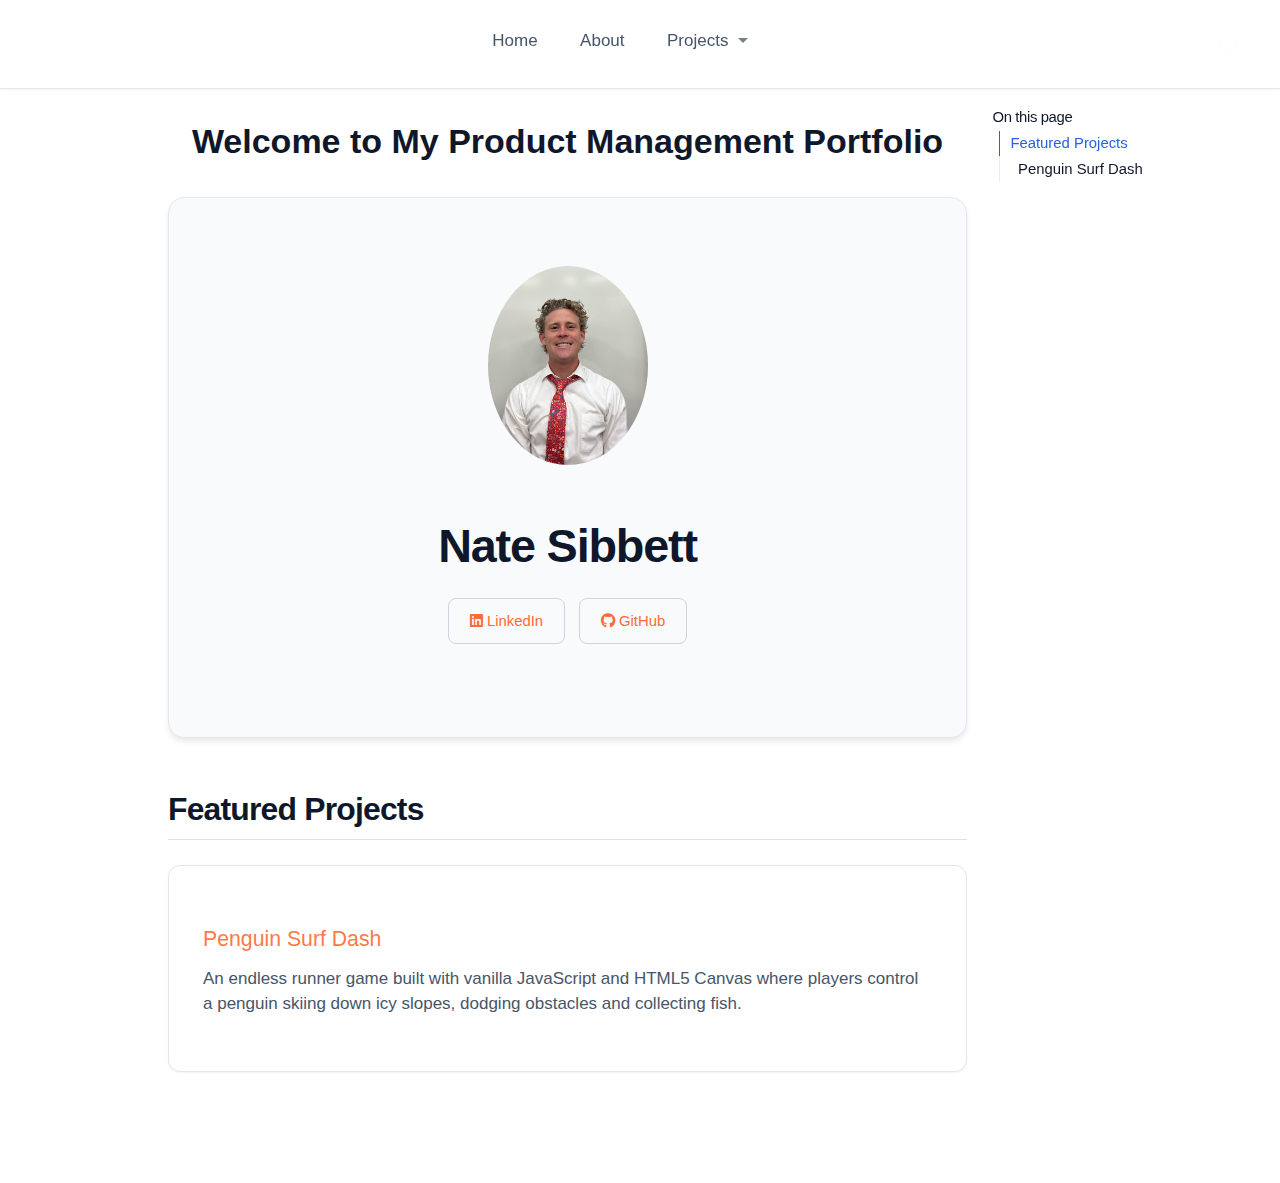
<file: index.html>
<!DOCTYPE html>
<html xmlns="http://www.w3.org/1999/xhtml" lang="en" xml:lang="en"><head>

<meta charset="utf-8">
<meta name="generator" content="quarto-1.8.24">

<meta name="viewport" content="width=device-width, initial-scale=1.0, user-scalable=yes">


<title>Welcome to My Product Management Portfolio</title>
<style>
code{white-space: pre-wrap;}
span.smallcaps{font-variant: small-caps;}
div.columns{display: flex; gap: min(4vw, 1.5em);}
div.column{flex: auto; overflow-x: auto;}
div.hanging-indent{margin-left: 1.5em; text-indent: -1.5em;}
ul.task-list{list-style: none;}
ul.task-list li input[type="checkbox"] {
  width: 0.8em;
  margin: 0 0.8em 0.2em -1em; /* quarto-specific, see https://github.com/quarto-dev/quarto-cli/issues/4556 */ 
  vertical-align: middle;
}
</style>


<script src="site_libs/quarto-nav/quarto-nav.js"></script>
<script src="site_libs/quarto-nav/headroom.min.js"></script>
<script src="site_libs/clipboard/clipboard.min.js"></script>
<script src="site_libs/quarto-search/autocomplete.umd.js"></script>
<script src="site_libs/quarto-search/fuse.min.js"></script>
<script src="site_libs/quarto-search/quarto-search.js"></script>
<meta name="quarto:offset" content="./">
<link href="./images/favicon.png" rel="icon" type="image/png">
<script src="site_libs/quarto-html/quarto.js" type="module"></script>
<script src="site_libs/quarto-html/tabsets/tabsets.js" type="module"></script>
<script src="site_libs/quarto-html/axe/axe-check.js" type="module"></script>
<script src="site_libs/quarto-html/popper.min.js"></script>
<script src="site_libs/quarto-html/tippy.umd.min.js"></script>
<script src="site_libs/quarto-html/anchor.min.js"></script>
<link href="site_libs/quarto-html/tippy.css" rel="stylesheet">
<link href="site_libs/quarto-html/quarto-syntax-highlighting-dc55a5b9e770e841cd82e46aadbfb9b0.css" rel="stylesheet" id="quarto-text-highlighting-styles">
<script src="site_libs/bootstrap/bootstrap.min.js"></script>
<link href="site_libs/bootstrap/bootstrap-icons.css" rel="stylesheet">
<link href="site_libs/bootstrap/bootstrap-029b10fc0dc652dab2ec1ac156c1a037.min.css" rel="stylesheet" append-hash="true" id="quarto-bootstrap" data-mode="light">
<script id="quarto-search-options" type="application/json">{
  "location": "navbar",
  "copy-button": false,
  "collapse-after": 3,
  "panel-placement": "end",
  "type": "overlay",
  "limit": 50,
  "keyboard-shortcut": [
    "f",
    "/",
    "s"
  ],
  "show-item-context": false,
  "language": {
    "search-no-results-text": "No results",
    "search-matching-documents-text": "matching documents",
    "search-copy-link-title": "Copy link to search",
    "search-hide-matches-text": "Hide additional matches",
    "search-more-match-text": "more match in this document",
    "search-more-matches-text": "more matches in this document",
    "search-clear-button-title": "Clear",
    "search-text-placeholder": "",
    "search-detached-cancel-button-title": "Cancel",
    "search-submit-button-title": "Submit",
    "search-label": "Search"
  }
}</script>
<link rel="stylesheet" href="https://cdnjs.cloudflare.com/ajax/libs/font-awesome/6.4.0/css/all.min.css">


<link rel="stylesheet" href="styles.css">
</head>

<body class="nav-fixed quarto-light">

<div id="quarto-search-results"></div>
  <header id="quarto-header" class="headroom fixed-top">
    <nav class="navbar navbar-expand-lg " data-bs-theme="dark">
      <div class="navbar-container container-fluid">
      <div class="navbar-brand-container mx-auto">
    <a href="./index.html" class="navbar-brand navbar-brand-logo">
    </a>
  </div>
            <div id="quarto-search" class="" title="Search"></div>
          <button class="navbar-toggler" type="button" data-bs-toggle="collapse" data-bs-target="#navbarCollapse" aria-controls="navbarCollapse" role="menu" aria-expanded="false" aria-label="Toggle navigation" onclick="if (window.quartoToggleHeadroom) { window.quartoToggleHeadroom(); }">
  <span class="navbar-toggler-icon"></span>
</button>
          <div class="collapse navbar-collapse" id="navbarCollapse">
            <ul class="navbar-nav navbar-nav-scroll me-auto">
  <li class="nav-item">
    <a class="nav-link active" href="./index.html" aria-current="page"> 
<span class="menu-text">Home</span></a>
  </li>  
  <li class="nav-item">
    <a class="nav-link" href="./about.html"> 
<span class="menu-text">About</span></a>
  </li>  
  <li class="nav-item dropdown ">
    <a class="nav-link dropdown-toggle" href="#" id="nav-menu-projects" role="link" data-bs-toggle="dropdown" aria-expanded="false">
 <span class="menu-text">Projects</span>
    </a>
    <ul class="dropdown-menu" aria-labelledby="nav-menu-projects">    
        <li>
    <a class="dropdown-item" href="./projects/project-1.html">
 <span class="dropdown-text">Penguin Surf Dash</span></a>
  </li>  
    </ul>
  </li>
</ul>
          </div> <!-- /navcollapse -->
            <div class="quarto-navbar-tools">
</div>
      </div> <!-- /container-fluid -->
    </nav>
</header>
<!-- content -->
<div id="quarto-content" class="quarto-container page-columns page-rows-contents page-layout-article page-navbar">
<!-- sidebar -->
<!-- margin-sidebar -->
    <div id="quarto-margin-sidebar" class="sidebar margin-sidebar">
        <nav id="TOC" role="doc-toc" class="toc-active">
    <h2 id="toc-title">On this page</h2>
   
  <ul>
  <li><a href="#featured-projects" id="toc-featured-projects" class="nav-link active" data-scroll-target="#featured-projects">Featured Projects</a>
  <ul class="collapse">
  <li><a href="#penguin-surf-dash" id="toc-penguin-surf-dash" class="nav-link" data-scroll-target="#penguin-surf-dash">Penguin Surf Dash</a></li>
  </ul></li>
  </ul>
</nav>
    </div>
<!-- main -->
<main class="content" id="quarto-document-content">

<header id="title-block-header" class="quarto-title-block default">
<div class="quarto-title">
<h1 class="title">Welcome to My Product Management Portfolio</h1>
</div>



<div class="quarto-title-meta">

    
  
    
  </div>
  


</header>


<div class="hero-banner text-center">
<p><img src="images/profile.jpg" alt="Nate Sibbett Profile Photo" class="rounded-circle mb-3" width="160" height="160" style="object-fit: cover;"></p>
<h1>
Nate Sibbett
</h1>
<p><a href="https://www.linkedin.com/in/nathan-sibbett-product-manager/" class="btn btn-outline-primary btn-sm" target="_blank"> <i class="fab fa-linkedin"></i> LinkedIn </a> <a href="https://github.com/ncsibbett-sudo" class="btn btn-outline-primary btn-sm" target="_blank"> <i class="fab fa-github"></i> GitHub </a></p>
</div>
<section id="featured-projects" class="level2">
<h2 class="anchored" data-anchor-id="featured-projects">Featured Projects</h2>
<section id="penguin-surf-dash" class="level3 g-col-12 g-col-md-6 card">
<h3 class="anchored" data-anchor-id="penguin-surf-dash"><a href="./projects/project-1.html">Penguin Surf Dash</a></h3>
<p>An endless runner game built with vanilla JavaScript and HTML5 Canvas where players control a penguin skiing down icy slopes, dodging obstacles and collecting fish.</p>
</section>


</section>

</main> <!-- /main -->
<script id="quarto-html-after-body" type="application/javascript">
  window.document.addEventListener("DOMContentLoaded", function (event) {
    const icon = "";
    const anchorJS = new window.AnchorJS();
    anchorJS.options = {
      placement: 'right',
      icon: icon
    };
    anchorJS.add('.anchored');
    const isCodeAnnotation = (el) => {
      for (const clz of el.classList) {
        if (clz.startsWith('code-annotation-')) {                     
          return true;
        }
      }
      return false;
    }
    const onCopySuccess = function(e) {
      // button target
      const button = e.trigger;
      // don't keep focus
      button.blur();
      // flash "checked"
      button.classList.add('code-copy-button-checked');
      var currentTitle = button.getAttribute("title");
      button.setAttribute("title", "Copied!");
      let tooltip;
      if (window.bootstrap) {
        button.setAttribute("data-bs-toggle", "tooltip");
        button.setAttribute("data-bs-placement", "left");
        button.setAttribute("data-bs-title", "Copied!");
        tooltip = new bootstrap.Tooltip(button, 
          { trigger: "manual", 
            customClass: "code-copy-button-tooltip",
            offset: [0, -8]});
        tooltip.show();    
      }
      setTimeout(function() {
        if (tooltip) {
          tooltip.hide();
          button.removeAttribute("data-bs-title");
          button.removeAttribute("data-bs-toggle");
          button.removeAttribute("data-bs-placement");
        }
        button.setAttribute("title", currentTitle);
        button.classList.remove('code-copy-button-checked');
      }, 1000);
      // clear code selection
      e.clearSelection();
    }
    const getTextToCopy = function(trigger) {
      const outerScaffold = trigger.parentElement.cloneNode(true);
      const codeEl = outerScaffold.querySelector('code');
      for (const childEl of codeEl.children) {
        if (isCodeAnnotation(childEl)) {
          childEl.remove();
        }
      }
      return codeEl.innerText;
    }
    const clipboard = new window.ClipboardJS('.code-copy-button:not([data-in-quarto-modal])', {
      text: getTextToCopy
    });
    clipboard.on('success', onCopySuccess);
    if (window.document.getElementById('quarto-embedded-source-code-modal')) {
      const clipboardModal = new window.ClipboardJS('.code-copy-button[data-in-quarto-modal]', {
        text: getTextToCopy,
        container: window.document.getElementById('quarto-embedded-source-code-modal')
      });
      clipboardModal.on('success', onCopySuccess);
    }
      var localhostRegex = new RegExp(/^(?:http|https):\/\/localhost\:?[0-9]*\//);
      var mailtoRegex = new RegExp(/^mailto:/);
        var filterRegex = new RegExp('/' + window.location.host + '/');
      var isInternal = (href) => {
          return filterRegex.test(href) || localhostRegex.test(href) || mailtoRegex.test(href);
      }
      // Inspect non-navigation links and adorn them if external
     var links = window.document.querySelectorAll('a[href]:not(.nav-link):not(.navbar-brand):not(.toc-action):not(.sidebar-link):not(.sidebar-item-toggle):not(.pagination-link):not(.no-external):not([aria-hidden]):not(.dropdown-item):not(.quarto-navigation-tool):not(.about-link)');
      for (var i=0; i<links.length; i++) {
        const link = links[i];
        if (!isInternal(link.href)) {
          // undo the damage that might have been done by quarto-nav.js in the case of
          // links that we want to consider external
          if (link.dataset.originalHref !== undefined) {
            link.href = link.dataset.originalHref;
          }
        }
      }
    function tippyHover(el, contentFn, onTriggerFn, onUntriggerFn) {
      const config = {
        allowHTML: true,
        maxWidth: 500,
        delay: 100,
        arrow: false,
        appendTo: function(el) {
            return el.parentElement;
        },
        interactive: true,
        interactiveBorder: 10,
        theme: 'quarto',
        placement: 'bottom-start',
      };
      if (contentFn) {
        config.content = contentFn;
      }
      if (onTriggerFn) {
        config.onTrigger = onTriggerFn;
      }
      if (onUntriggerFn) {
        config.onUntrigger = onUntriggerFn;
      }
      window.tippy(el, config); 
    }
    const noterefs = window.document.querySelectorAll('a[role="doc-noteref"]');
    for (var i=0; i<noterefs.length; i++) {
      const ref = noterefs[i];
      tippyHover(ref, function() {
        // use id or data attribute instead here
        let href = ref.getAttribute('data-footnote-href') || ref.getAttribute('href');
        try { href = new URL(href).hash; } catch {}
        const id = href.replace(/^#\/?/, "");
        const note = window.document.getElementById(id);
        if (note) {
          return note.innerHTML;
        } else {
          return "";
        }
      });
    }
    const xrefs = window.document.querySelectorAll('a.quarto-xref');
    const processXRef = (id, note) => {
      // Strip column container classes
      const stripColumnClz = (el) => {
        el.classList.remove("page-full", "page-columns");
        if (el.children) {
          for (const child of el.children) {
            stripColumnClz(child);
          }
        }
      }
      stripColumnClz(note)
      if (id === null || id.startsWith('sec-')) {
        // Special case sections, only their first couple elements
        const container = document.createElement("div");
        if (note.children && note.children.length > 2) {
          container.appendChild(note.children[0].cloneNode(true));
          for (let i = 1; i < note.children.length; i++) {
            const child = note.children[i];
            if (child.tagName === "P" && child.innerText === "") {
              continue;
            } else {
              container.appendChild(child.cloneNode(true));
              break;
            }
          }
          if (window.Quarto?.typesetMath) {
            window.Quarto.typesetMath(container);
          }
          return container.innerHTML
        } else {
          if (window.Quarto?.typesetMath) {
            window.Quarto.typesetMath(note);
          }
          return note.innerHTML;
        }
      } else {
        // Remove any anchor links if they are present
        const anchorLink = note.querySelector('a.anchorjs-link');
        if (anchorLink) {
          anchorLink.remove();
        }
        if (window.Quarto?.typesetMath) {
          window.Quarto.typesetMath(note);
        }
        if (note.classList.contains("callout")) {
          return note.outerHTML;
        } else {
          return note.innerHTML;
        }
      }
    }
    for (var i=0; i<xrefs.length; i++) {
      const xref = xrefs[i];
      tippyHover(xref, undefined, function(instance) {
        instance.disable();
        let url = xref.getAttribute('href');
        let hash = undefined; 
        if (url.startsWith('#')) {
          hash = url;
        } else {
          try { hash = new URL(url).hash; } catch {}
        }
        if (hash) {
          const id = hash.replace(/^#\/?/, "");
          const note = window.document.getElementById(id);
          if (note !== null) {
            try {
              const html = processXRef(id, note.cloneNode(true));
              instance.setContent(html);
            } finally {
              instance.enable();
              instance.show();
            }
          } else {
            // See if we can fetch this
            fetch(url.split('#')[0])
            .then(res => res.text())
            .then(html => {
              const parser = new DOMParser();
              const htmlDoc = parser.parseFromString(html, "text/html");
              const note = htmlDoc.getElementById(id);
              if (note !== null) {
                const html = processXRef(id, note);
                instance.setContent(html);
              } 
            }).finally(() => {
              instance.enable();
              instance.show();
            });
          }
        } else {
          // See if we can fetch a full url (with no hash to target)
          // This is a special case and we should probably do some content thinning / targeting
          fetch(url)
          .then(res => res.text())
          .then(html => {
            const parser = new DOMParser();
            const htmlDoc = parser.parseFromString(html, "text/html");
            const note = htmlDoc.querySelector('main.content');
            if (note !== null) {
              // This should only happen for chapter cross references
              // (since there is no id in the URL)
              // remove the first header
              if (note.children.length > 0 && note.children[0].tagName === "HEADER") {
                note.children[0].remove();
              }
              const html = processXRef(null, note);
              instance.setContent(html);
            } 
          }).finally(() => {
            instance.enable();
            instance.show();
          });
        }
      }, function(instance) {
      });
    }
        let selectedAnnoteEl;
        const selectorForAnnotation = ( cell, annotation) => {
          let cellAttr = 'data-code-cell="' + cell + '"';
          let lineAttr = 'data-code-annotation="' +  annotation + '"';
          const selector = 'span[' + cellAttr + '][' + lineAttr + ']';
          return selector;
        }
        const selectCodeLines = (annoteEl) => {
          const doc = window.document;
          const targetCell = annoteEl.getAttribute("data-target-cell");
          const targetAnnotation = annoteEl.getAttribute("data-target-annotation");
          const annoteSpan = window.document.querySelector(selectorForAnnotation(targetCell, targetAnnotation));
          const lines = annoteSpan.getAttribute("data-code-lines").split(",");
          const lineIds = lines.map((line) => {
            return targetCell + "-" + line;
          })
          let top = null;
          let height = null;
          let parent = null;
          if (lineIds.length > 0) {
              //compute the position of the single el (top and bottom and make a div)
              const el = window.document.getElementById(lineIds[0]);
              top = el.offsetTop;
              height = el.offsetHeight;
              parent = el.parentElement.parentElement;
            if (lineIds.length > 1) {
              const lastEl = window.document.getElementById(lineIds[lineIds.length - 1]);
              const bottom = lastEl.offsetTop + lastEl.offsetHeight;
              height = bottom - top;
            }
            if (top !== null && height !== null && parent !== null) {
              // cook up a div (if necessary) and position it 
              let div = window.document.getElementById("code-annotation-line-highlight");
              if (div === null) {
                div = window.document.createElement("div");
                div.setAttribute("id", "code-annotation-line-highlight");
                div.style.position = 'absolute';
                parent.appendChild(div);
              }
              div.style.top = top - 2 + "px";
              div.style.height = height + 4 + "px";
              div.style.left = 0;
              let gutterDiv = window.document.getElementById("code-annotation-line-highlight-gutter");
              if (gutterDiv === null) {
                gutterDiv = window.document.createElement("div");
                gutterDiv.setAttribute("id", "code-annotation-line-highlight-gutter");
                gutterDiv.style.position = 'absolute';
                const codeCell = window.document.getElementById(targetCell);
                const gutter = codeCell.querySelector('.code-annotation-gutter');
                gutter.appendChild(gutterDiv);
              }
              gutterDiv.style.top = top - 2 + "px";
              gutterDiv.style.height = height + 4 + "px";
            }
            selectedAnnoteEl = annoteEl;
          }
        };
        const unselectCodeLines = () => {
          const elementsIds = ["code-annotation-line-highlight", "code-annotation-line-highlight-gutter"];
          elementsIds.forEach((elId) => {
            const div = window.document.getElementById(elId);
            if (div) {
              div.remove();
            }
          });
          selectedAnnoteEl = undefined;
        };
          // Handle positioning of the toggle
      window.addEventListener(
        "resize",
        throttle(() => {
          elRect = undefined;
          if (selectedAnnoteEl) {
            selectCodeLines(selectedAnnoteEl);
          }
        }, 10)
      );
      function throttle(fn, ms) {
      let throttle = false;
      let timer;
        return (...args) => {
          if(!throttle) { // first call gets through
              fn.apply(this, args);
              throttle = true;
          } else { // all the others get throttled
              if(timer) clearTimeout(timer); // cancel #2
              timer = setTimeout(() => {
                fn.apply(this, args);
                timer = throttle = false;
              }, ms);
          }
        };
      }
        // Attach click handler to the DT
        const annoteDls = window.document.querySelectorAll('dt[data-target-cell]');
        for (const annoteDlNode of annoteDls) {
          annoteDlNode.addEventListener('click', (event) => {
            const clickedEl = event.target;
            if (clickedEl !== selectedAnnoteEl) {
              unselectCodeLines();
              const activeEl = window.document.querySelector('dt[data-target-cell].code-annotation-active');
              if (activeEl) {
                activeEl.classList.remove('code-annotation-active');
              }
              selectCodeLines(clickedEl);
              clickedEl.classList.add('code-annotation-active');
            } else {
              // Unselect the line
              unselectCodeLines();
              clickedEl.classList.remove('code-annotation-active');
            }
          });
        }
    const findCites = (el) => {
      const parentEl = el.parentElement;
      if (parentEl) {
        const cites = parentEl.dataset.cites;
        if (cites) {
          return {
            el,
            cites: cites.split(' ')
          };
        } else {
          return findCites(el.parentElement)
        }
      } else {
        return undefined;
      }
    };
    var bibliorefs = window.document.querySelectorAll('a[role="doc-biblioref"]');
    for (var i=0; i<bibliorefs.length; i++) {
      const ref = bibliorefs[i];
      const citeInfo = findCites(ref);
      if (citeInfo) {
        tippyHover(citeInfo.el, function() {
          var popup = window.document.createElement('div');
          citeInfo.cites.forEach(function(cite) {
            var citeDiv = window.document.createElement('div');
            citeDiv.classList.add('hanging-indent');
            citeDiv.classList.add('csl-entry');
            var biblioDiv = window.document.getElementById('ref-' + cite);
            if (biblioDiv) {
              citeDiv.innerHTML = biblioDiv.innerHTML;
            }
            popup.appendChild(citeDiv);
          });
          return popup.innerHTML;
        });
      }
    }
  });
  </script>
</div> <!-- /content -->




</body></html>
</file>
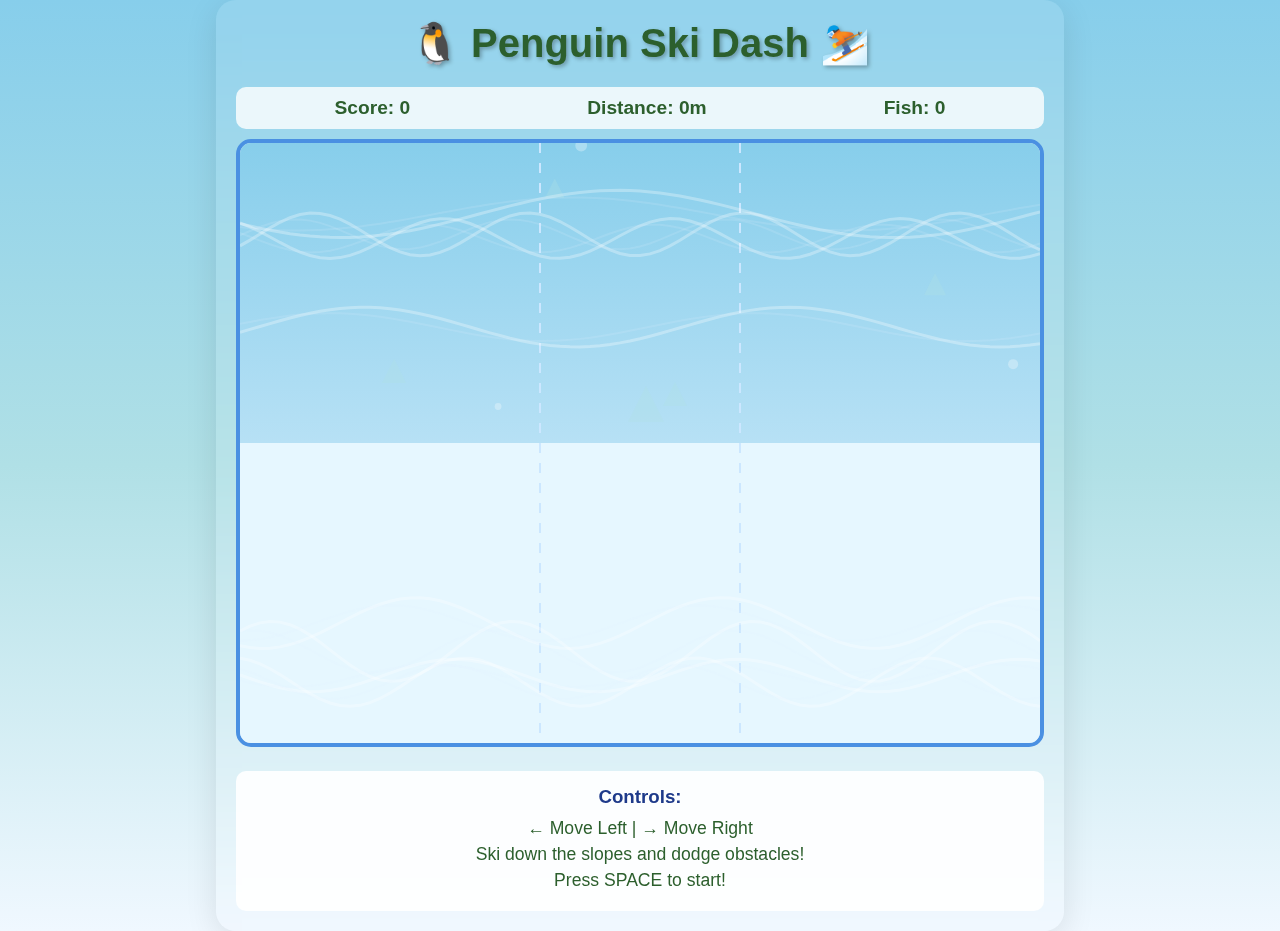
<file: games/penguin-ski-dash/index.html>
<!DOCTYPE html>
<html lang="en">
<head>
    <meta charset="UTF-8">
    <meta name="viewport" content="width=device-width, initial-scale=1.0">
    <title>Penguin Surf Dash</title>
    <link rel="stylesheet" href="styles.css">
</head>
<body>
    <div id="gameContainer">
        <div id="gameTitle">
            <h1>🐧 Penguin Ski Dash ⛷️</h1>
        </div>
        
        <div id="gameUI">
            <div id="score">Score: <span id="scoreValue">0</span></div>
            <div id="distance">Distance: <span id="distanceValue">0</span>m</div>
            <div id="fish">Fish: <span id="fishValue">0</span></div>
        </div>
        
        <canvas id="gameCanvas" width="800" height="600"></canvas>
        
        <div id="instructions">
            <h3>Controls:</h3>
            <p>← Move Left | → Move Right</p>
            <p>Ski down the slopes and dodge obstacles!</p>
            <p>Press SPACE to start!</p>
        </div>
        
        <div id="gameOverScreen" class="hidden">
            <div id="gameOverContent">
                <h2>Game Over!</h2>
                <p>Final Score: <span id="finalScore">0</span></p>
                <p>Distance: <span id="finalDistance">0</span>m</p>
                <p>Fish Collected: <span id="finalFish">0</span></p>
                <button id="restartBtn">Play Again</button>
            </div>
        </div>
    </div>
    
    <script src="game.js"></script>
</body>
</html>
</file>
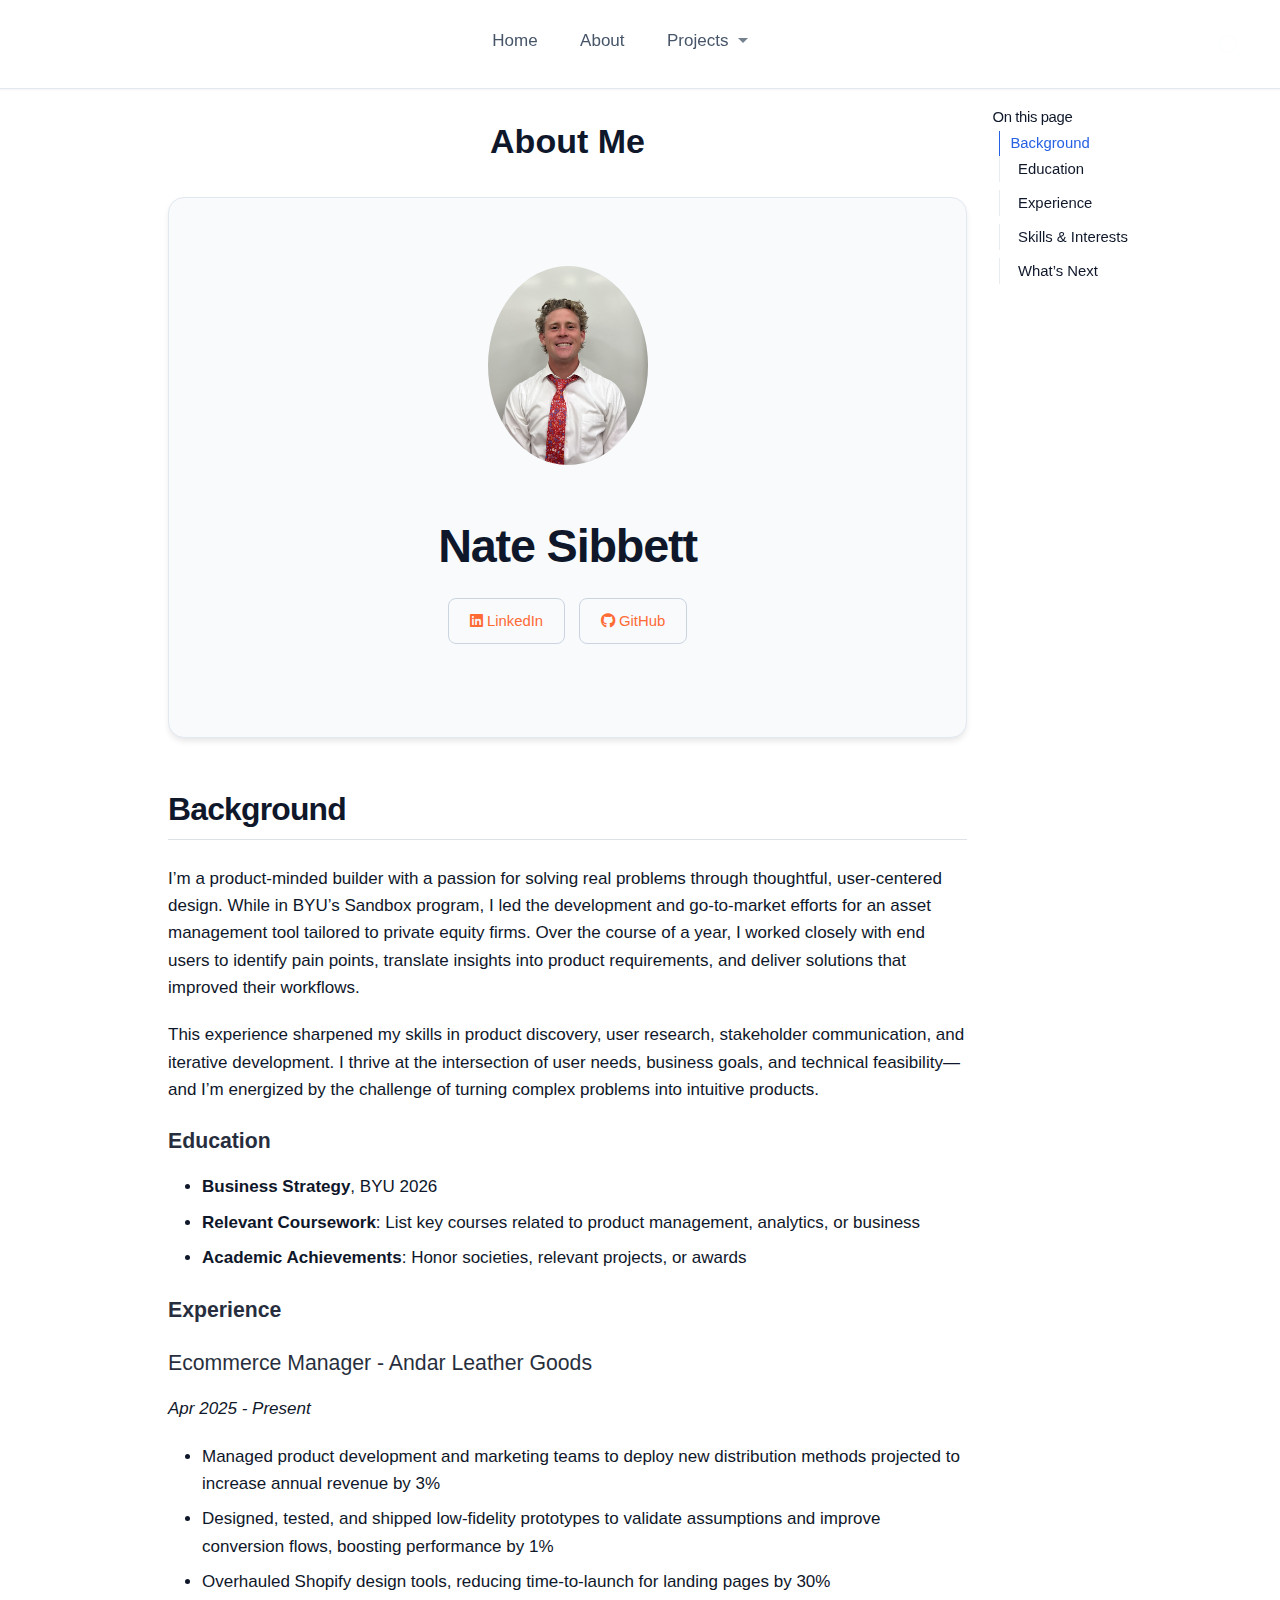
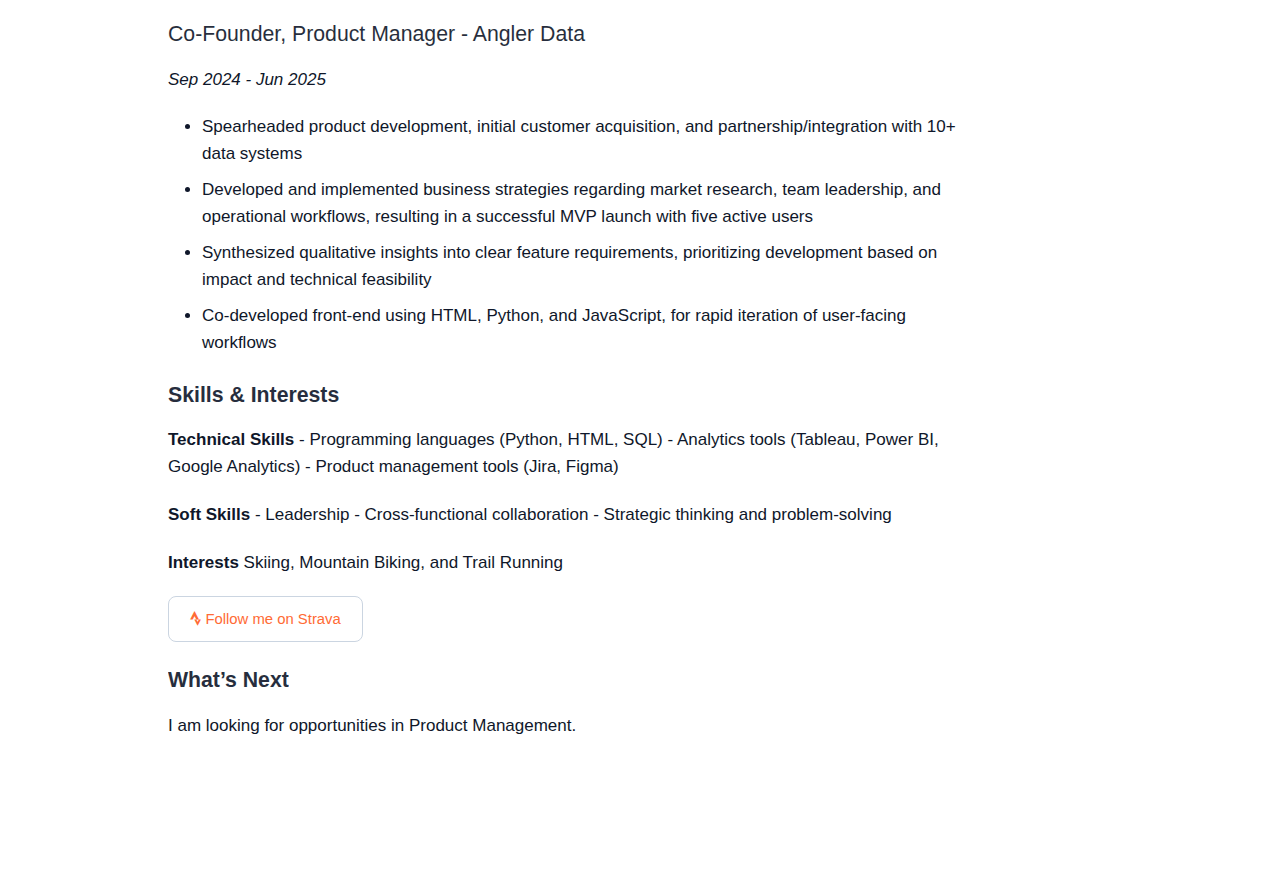
<file: about.html>
<!DOCTYPE html>
<html xmlns="http://www.w3.org/1999/xhtml" lang="en" xml:lang="en"><head>

<meta charset="utf-8">
<meta name="generator" content="quarto-1.8.24">

<meta name="viewport" content="width=device-width, initial-scale=1.0, user-scalable=yes">


<title>About Me</title>
<style>
code{white-space: pre-wrap;}
span.smallcaps{font-variant: small-caps;}
div.columns{display: flex; gap: min(4vw, 1.5em);}
div.column{flex: auto; overflow-x: auto;}
div.hanging-indent{margin-left: 1.5em; text-indent: -1.5em;}
ul.task-list{list-style: none;}
ul.task-list li input[type="checkbox"] {
  width: 0.8em;
  margin: 0 0.8em 0.2em -1em; /* quarto-specific, see https://github.com/quarto-dev/quarto-cli/issues/4556 */ 
  vertical-align: middle;
}
</style>


<script src="site_libs/quarto-nav/quarto-nav.js"></script>
<script src="site_libs/quarto-nav/headroom.min.js"></script>
<script src="site_libs/clipboard/clipboard.min.js"></script>
<script src="site_libs/quarto-search/autocomplete.umd.js"></script>
<script src="site_libs/quarto-search/fuse.min.js"></script>
<script src="site_libs/quarto-search/quarto-search.js"></script>
<meta name="quarto:offset" content="./">
<link href="./images/favicon.png" rel="icon" type="image/png">
<script src="site_libs/quarto-html/quarto.js" type="module"></script>
<script src="site_libs/quarto-html/tabsets/tabsets.js" type="module"></script>
<script src="site_libs/quarto-html/axe/axe-check.js" type="module"></script>
<script src="site_libs/quarto-html/popper.min.js"></script>
<script src="site_libs/quarto-html/tippy.umd.min.js"></script>
<script src="site_libs/quarto-html/anchor.min.js"></script>
<link href="site_libs/quarto-html/tippy.css" rel="stylesheet">
<link href="site_libs/quarto-html/quarto-syntax-highlighting-dc55a5b9e770e841cd82e46aadbfb9b0.css" rel="stylesheet" id="quarto-text-highlighting-styles">
<script src="site_libs/bootstrap/bootstrap.min.js"></script>
<link href="site_libs/bootstrap/bootstrap-icons.css" rel="stylesheet">
<link href="site_libs/bootstrap/bootstrap-029b10fc0dc652dab2ec1ac156c1a037.min.css" rel="stylesheet" append-hash="true" id="quarto-bootstrap" data-mode="light">
<script id="quarto-search-options" type="application/json">{
  "location": "navbar",
  "copy-button": false,
  "collapse-after": 3,
  "panel-placement": "end",
  "type": "overlay",
  "limit": 50,
  "keyboard-shortcut": [
    "f",
    "/",
    "s"
  ],
  "show-item-context": false,
  "language": {
    "search-no-results-text": "No results",
    "search-matching-documents-text": "matching documents",
    "search-copy-link-title": "Copy link to search",
    "search-hide-matches-text": "Hide additional matches",
    "search-more-match-text": "more match in this document",
    "search-more-matches-text": "more matches in this document",
    "search-clear-button-title": "Clear",
    "search-text-placeholder": "",
    "search-detached-cancel-button-title": "Cancel",
    "search-submit-button-title": "Submit",
    "search-label": "Search"
  }
}</script>
<link rel="stylesheet" href="https://cdnjs.cloudflare.com/ajax/libs/font-awesome/6.4.0/css/all.min.css">


<link rel="stylesheet" href="styles.css">
</head>

<body class="nav-fixed quarto-light">

<div id="quarto-search-results"></div>
  <header id="quarto-header" class="headroom fixed-top">
    <nav class="navbar navbar-expand-lg " data-bs-theme="dark">
      <div class="navbar-container container-fluid">
      <div class="navbar-brand-container mx-auto">
    <a href="./index.html" class="navbar-brand navbar-brand-logo">
    </a>
  </div>
            <div id="quarto-search" class="" title="Search"></div>
          <button class="navbar-toggler" type="button" data-bs-toggle="collapse" data-bs-target="#navbarCollapse" aria-controls="navbarCollapse" role="menu" aria-expanded="false" aria-label="Toggle navigation" onclick="if (window.quartoToggleHeadroom) { window.quartoToggleHeadroom(); }">
  <span class="navbar-toggler-icon"></span>
</button>
          <div class="collapse navbar-collapse" id="navbarCollapse">
            <ul class="navbar-nav navbar-nav-scroll me-auto">
  <li class="nav-item">
    <a class="nav-link" href="./index.html"> 
<span class="menu-text">Home</span></a>
  </li>  
  <li class="nav-item">
    <a class="nav-link active" href="./about.html" aria-current="page"> 
<span class="menu-text">About</span></a>
  </li>  
  <li class="nav-item dropdown ">
    <a class="nav-link dropdown-toggle" href="#" id="nav-menu-projects" role="link" data-bs-toggle="dropdown" aria-expanded="false">
 <span class="menu-text">Projects</span>
    </a>
    <ul class="dropdown-menu" aria-labelledby="nav-menu-projects">    
        <li>
    <a class="dropdown-item" href="./projects/project-1.html">
 <span class="dropdown-text">Penguin Surf Dash</span></a>
  </li>  
    </ul>
  </li>
</ul>
          </div> <!-- /navcollapse -->
            <div class="quarto-navbar-tools">
</div>
      </div> <!-- /container-fluid -->
    </nav>
</header>
<!-- content -->
<div id="quarto-content" class="quarto-container page-columns page-rows-contents page-layout-article page-navbar">
<!-- sidebar -->
<!-- margin-sidebar -->
    <div id="quarto-margin-sidebar" class="sidebar margin-sidebar">
        <nav id="TOC" role="doc-toc" class="toc-active">
    <h2 id="toc-title">On this page</h2>
   
  <ul>
  <li><a href="#background" id="toc-background" class="nav-link active" data-scroll-target="#background">Background</a>
  <ul class="collapse">
  <li><a href="#education" id="toc-education" class="nav-link" data-scroll-target="#education">Education</a></li>
  <li><a href="#experience" id="toc-experience" class="nav-link" data-scroll-target="#experience">Experience</a></li>
  <li><a href="#skills-interests" id="toc-skills-interests" class="nav-link" data-scroll-target="#skills-interests">Skills &amp; Interests</a></li>
  <li><a href="#whats-next" id="toc-whats-next" class="nav-link" data-scroll-target="#whats-next">What’s Next</a></li>
  </ul></li>
  </ul>
</nav>
    </div>
<!-- main -->
<main class="content" id="quarto-document-content">

<header id="title-block-header" class="quarto-title-block default">
<div class="quarto-title">
<h1 class="title">About Me</h1>
</div>



<div class="quarto-title-meta">

    
  
    
  </div>
  


</header>


<div class="hero-banner text-center">
<p><img src="images/profile.jpg" alt="Nate Sibbett Profile Photo" class="rounded-circle mb-3" width="160" height="160" style="object-fit: cover;"></p>
<h1>
Nate Sibbett
</h1>
<p><a href="https://www.linkedin.com/in/nathan-sibbett-product-manager/" class="btn btn-outline-primary btn-sm" target="_blank"> <i class="fab fa-linkedin"></i> LinkedIn </a> <a href="https://github.com/ncsibbett-sudo" class="btn btn-outline-primary btn-sm" target="_blank"> <i class="fab fa-github"></i> GitHub </a></p>
</div>
<section id="background" class="level2">
<h2 class="anchored" data-anchor-id="background">Background</h2>
<p>I’m a product-minded builder with a passion for solving real problems through thoughtful, user-centered design. While in BYU’s Sandbox program, I led the development and go-to-market efforts for an asset management tool tailored to private equity firms. Over the course of a year, I worked closely with end users to identify pain points, translate insights into product requirements, and deliver solutions that improved their workflows.</p>
<p>This experience sharpened my skills in product discovery, user research, stakeholder communication, and iterative development. I thrive at the intersection of user needs, business goals, and technical feasibility—and I’m energized by the challenge of turning complex problems into intuitive products.</p>
<section id="education" class="level3">
<h3 class="anchored" data-anchor-id="education">Education</h3>
<ul>
<li><strong>Business Strategy</strong>, BYU 2026</li>
<li><strong>Relevant Coursework</strong>: List key courses related to product management, analytics, or business</li>
<li><strong>Academic Achievements</strong>: Honor societies, relevant projects, or awards</li>
</ul>
</section>
<section id="experience" class="level3">
<h3 class="anchored" data-anchor-id="experience">Experience</h3>
<section id="ecommerce-manager---andar-leather-goods" class="level4">
<h4 class="anchored" data-anchor-id="ecommerce-manager---andar-leather-goods">Ecommerce Manager - Andar Leather Goods</h4>
<p><em>Apr 2025 - Present</em></p>
<ul>
<li>Managed product development and marketing teams to deploy new distribution methods projected to increase annual revenue by 3%</li>
<li>Designed, tested, and shipped low-fidelity prototypes to validate assumptions and improve conversion flows, boosting performance by 1%</li>
<li>Overhauled Shopify design tools, reducing time-to-launch for landing pages by 30%</li>
</ul>
</section>
<section id="co-founder-product-manager---angler-data" class="level4">
<h4 class="anchored" data-anchor-id="co-founder-product-manager---angler-data">Co-Founder, Product Manager - Angler Data</h4>
<p><em>Sep 2024 - Jun 2025</em></p>
<ul>
<li>Spearheaded product development, initial customer acquisition, and partnership/integration with 10+ data systems</li>
<li>Developed and implemented business strategies regarding market research, team leadership, and operational workflows, resulting in a successful MVP launch with five active users</li>
<li>Synthesized qualitative insights into clear feature requirements, prioritizing development based on impact and technical feasibility</li>
<li>Co-developed front-end using HTML, Python, and JavaScript, for rapid iteration of user-facing workflows</li>
</ul>
</section>
</section>
<section id="skills-interests" class="level3">
<h3 class="anchored" data-anchor-id="skills-interests">Skills &amp; Interests</h3>
<p><strong>Technical Skills</strong> - Programming languages (Python, HTML, SQL) - Analytics tools (Tableau, Power BI, Google Analytics) - Product management tools (Jira, Figma)</p>
<p><strong>Soft Skills</strong> - Leadership - Cross-functional collaboration - Strategic thinking and problem-solving</p>
<p><strong>Interests</strong> Skiing, Mountain Biking, and Trail Running</p>
<p><a href="https://strava.com/athletes/44932160" class="btn btn-outline-primary btn-sm" target="_blank"> <i class="fab fa-strava"></i> Follow me on Strava </a></p>
</section>
<section id="whats-next" class="level3">
<h3 class="anchored" data-anchor-id="whats-next">What’s Next</h3>
<p>I am looking for opportunities in Product Management.</p>


</section>
</section>

</main> <!-- /main -->
<script id="quarto-html-after-body" type="application/javascript">
  window.document.addEventListener("DOMContentLoaded", function (event) {
    const icon = "";
    const anchorJS = new window.AnchorJS();
    anchorJS.options = {
      placement: 'right',
      icon: icon
    };
    anchorJS.add('.anchored');
    const isCodeAnnotation = (el) => {
      for (const clz of el.classList) {
        if (clz.startsWith('code-annotation-')) {                     
          return true;
        }
      }
      return false;
    }
    const onCopySuccess = function(e) {
      // button target
      const button = e.trigger;
      // don't keep focus
      button.blur();
      // flash "checked"
      button.classList.add('code-copy-button-checked');
      var currentTitle = button.getAttribute("title");
      button.setAttribute("title", "Copied!");
      let tooltip;
      if (window.bootstrap) {
        button.setAttribute("data-bs-toggle", "tooltip");
        button.setAttribute("data-bs-placement", "left");
        button.setAttribute("data-bs-title", "Copied!");
        tooltip = new bootstrap.Tooltip(button, 
          { trigger: "manual", 
            customClass: "code-copy-button-tooltip",
            offset: [0, -8]});
        tooltip.show();    
      }
      setTimeout(function() {
        if (tooltip) {
          tooltip.hide();
          button.removeAttribute("data-bs-title");
          button.removeAttribute("data-bs-toggle");
          button.removeAttribute("data-bs-placement");
        }
        button.setAttribute("title", currentTitle);
        button.classList.remove('code-copy-button-checked');
      }, 1000);
      // clear code selection
      e.clearSelection();
    }
    const getTextToCopy = function(trigger) {
      const outerScaffold = trigger.parentElement.cloneNode(true);
      const codeEl = outerScaffold.querySelector('code');
      for (const childEl of codeEl.children) {
        if (isCodeAnnotation(childEl)) {
          childEl.remove();
        }
      }
      return codeEl.innerText;
    }
    const clipboard = new window.ClipboardJS('.code-copy-button:not([data-in-quarto-modal])', {
      text: getTextToCopy
    });
    clipboard.on('success', onCopySuccess);
    if (window.document.getElementById('quarto-embedded-source-code-modal')) {
      const clipboardModal = new window.ClipboardJS('.code-copy-button[data-in-quarto-modal]', {
        text: getTextToCopy,
        container: window.document.getElementById('quarto-embedded-source-code-modal')
      });
      clipboardModal.on('success', onCopySuccess);
    }
      var localhostRegex = new RegExp(/^(?:http|https):\/\/localhost\:?[0-9]*\//);
      var mailtoRegex = new RegExp(/^mailto:/);
        var filterRegex = new RegExp('/' + window.location.host + '/');
      var isInternal = (href) => {
          return filterRegex.test(href) || localhostRegex.test(href) || mailtoRegex.test(href);
      }
      // Inspect non-navigation links and adorn them if external
     var links = window.document.querySelectorAll('a[href]:not(.nav-link):not(.navbar-brand):not(.toc-action):not(.sidebar-link):not(.sidebar-item-toggle):not(.pagination-link):not(.no-external):not([aria-hidden]):not(.dropdown-item):not(.quarto-navigation-tool):not(.about-link)');
      for (var i=0; i<links.length; i++) {
        const link = links[i];
        if (!isInternal(link.href)) {
          // undo the damage that might have been done by quarto-nav.js in the case of
          // links that we want to consider external
          if (link.dataset.originalHref !== undefined) {
            link.href = link.dataset.originalHref;
          }
        }
      }
    function tippyHover(el, contentFn, onTriggerFn, onUntriggerFn) {
      const config = {
        allowHTML: true,
        maxWidth: 500,
        delay: 100,
        arrow: false,
        appendTo: function(el) {
            return el.parentElement;
        },
        interactive: true,
        interactiveBorder: 10,
        theme: 'quarto',
        placement: 'bottom-start',
      };
      if (contentFn) {
        config.content = contentFn;
      }
      if (onTriggerFn) {
        config.onTrigger = onTriggerFn;
      }
      if (onUntriggerFn) {
        config.onUntrigger = onUntriggerFn;
      }
      window.tippy(el, config); 
    }
    const noterefs = window.document.querySelectorAll('a[role="doc-noteref"]');
    for (var i=0; i<noterefs.length; i++) {
      const ref = noterefs[i];
      tippyHover(ref, function() {
        // use id or data attribute instead here
        let href = ref.getAttribute('data-footnote-href') || ref.getAttribute('href');
        try { href = new URL(href).hash; } catch {}
        const id = href.replace(/^#\/?/, "");
        const note = window.document.getElementById(id);
        if (note) {
          return note.innerHTML;
        } else {
          return "";
        }
      });
    }
    const xrefs = window.document.querySelectorAll('a.quarto-xref');
    const processXRef = (id, note) => {
      // Strip column container classes
      const stripColumnClz = (el) => {
        el.classList.remove("page-full", "page-columns");
        if (el.children) {
          for (const child of el.children) {
            stripColumnClz(child);
          }
        }
      }
      stripColumnClz(note)
      if (id === null || id.startsWith('sec-')) {
        // Special case sections, only their first couple elements
        const container = document.createElement("div");
        if (note.children && note.children.length > 2) {
          container.appendChild(note.children[0].cloneNode(true));
          for (let i = 1; i < note.children.length; i++) {
            const child = note.children[i];
            if (child.tagName === "P" && child.innerText === "") {
              continue;
            } else {
              container.appendChild(child.cloneNode(true));
              break;
            }
          }
          if (window.Quarto?.typesetMath) {
            window.Quarto.typesetMath(container);
          }
          return container.innerHTML
        } else {
          if (window.Quarto?.typesetMath) {
            window.Quarto.typesetMath(note);
          }
          return note.innerHTML;
        }
      } else {
        // Remove any anchor links if they are present
        const anchorLink = note.querySelector('a.anchorjs-link');
        if (anchorLink) {
          anchorLink.remove();
        }
        if (window.Quarto?.typesetMath) {
          window.Quarto.typesetMath(note);
        }
        if (note.classList.contains("callout")) {
          return note.outerHTML;
        } else {
          return note.innerHTML;
        }
      }
    }
    for (var i=0; i<xrefs.length; i++) {
      const xref = xrefs[i];
      tippyHover(xref, undefined, function(instance) {
        instance.disable();
        let url = xref.getAttribute('href');
        let hash = undefined; 
        if (url.startsWith('#')) {
          hash = url;
        } else {
          try { hash = new URL(url).hash; } catch {}
        }
        if (hash) {
          const id = hash.replace(/^#\/?/, "");
          const note = window.document.getElementById(id);
          if (note !== null) {
            try {
              const html = processXRef(id, note.cloneNode(true));
              instance.setContent(html);
            } finally {
              instance.enable();
              instance.show();
            }
          } else {
            // See if we can fetch this
            fetch(url.split('#')[0])
            .then(res => res.text())
            .then(html => {
              const parser = new DOMParser();
              const htmlDoc = parser.parseFromString(html, "text/html");
              const note = htmlDoc.getElementById(id);
              if (note !== null) {
                const html = processXRef(id, note);
                instance.setContent(html);
              } 
            }).finally(() => {
              instance.enable();
              instance.show();
            });
          }
        } else {
          // See if we can fetch a full url (with no hash to target)
          // This is a special case and we should probably do some content thinning / targeting
          fetch(url)
          .then(res => res.text())
          .then(html => {
            const parser = new DOMParser();
            const htmlDoc = parser.parseFromString(html, "text/html");
            const note = htmlDoc.querySelector('main.content');
            if (note !== null) {
              // This should only happen for chapter cross references
              // (since there is no id in the URL)
              // remove the first header
              if (note.children.length > 0 && note.children[0].tagName === "HEADER") {
                note.children[0].remove();
              }
              const html = processXRef(null, note);
              instance.setContent(html);
            } 
          }).finally(() => {
            instance.enable();
            instance.show();
          });
        }
      }, function(instance) {
      });
    }
        let selectedAnnoteEl;
        const selectorForAnnotation = ( cell, annotation) => {
          let cellAttr = 'data-code-cell="' + cell + '"';
          let lineAttr = 'data-code-annotation="' +  annotation + '"';
          const selector = 'span[' + cellAttr + '][' + lineAttr + ']';
          return selector;
        }
        const selectCodeLines = (annoteEl) => {
          const doc = window.document;
          const targetCell = annoteEl.getAttribute("data-target-cell");
          const targetAnnotation = annoteEl.getAttribute("data-target-annotation");
          const annoteSpan = window.document.querySelector(selectorForAnnotation(targetCell, targetAnnotation));
          const lines = annoteSpan.getAttribute("data-code-lines").split(",");
          const lineIds = lines.map((line) => {
            return targetCell + "-" + line;
          })
          let top = null;
          let height = null;
          let parent = null;
          if (lineIds.length > 0) {
              //compute the position of the single el (top and bottom and make a div)
              const el = window.document.getElementById(lineIds[0]);
              top = el.offsetTop;
              height = el.offsetHeight;
              parent = el.parentElement.parentElement;
            if (lineIds.length > 1) {
              const lastEl = window.document.getElementById(lineIds[lineIds.length - 1]);
              const bottom = lastEl.offsetTop + lastEl.offsetHeight;
              height = bottom - top;
            }
            if (top !== null && height !== null && parent !== null) {
              // cook up a div (if necessary) and position it 
              let div = window.document.getElementById("code-annotation-line-highlight");
              if (div === null) {
                div = window.document.createElement("div");
                div.setAttribute("id", "code-annotation-line-highlight");
                div.style.position = 'absolute';
                parent.appendChild(div);
              }
              div.style.top = top - 2 + "px";
              div.style.height = height + 4 + "px";
              div.style.left = 0;
              let gutterDiv = window.document.getElementById("code-annotation-line-highlight-gutter");
              if (gutterDiv === null) {
                gutterDiv = window.document.createElement("div");
                gutterDiv.setAttribute("id", "code-annotation-line-highlight-gutter");
                gutterDiv.style.position = 'absolute';
                const codeCell = window.document.getElementById(targetCell);
                const gutter = codeCell.querySelector('.code-annotation-gutter');
                gutter.appendChild(gutterDiv);
              }
              gutterDiv.style.top = top - 2 + "px";
              gutterDiv.style.height = height + 4 + "px";
            }
            selectedAnnoteEl = annoteEl;
          }
        };
        const unselectCodeLines = () => {
          const elementsIds = ["code-annotation-line-highlight", "code-annotation-line-highlight-gutter"];
          elementsIds.forEach((elId) => {
            const div = window.document.getElementById(elId);
            if (div) {
              div.remove();
            }
          });
          selectedAnnoteEl = undefined;
        };
          // Handle positioning of the toggle
      window.addEventListener(
        "resize",
        throttle(() => {
          elRect = undefined;
          if (selectedAnnoteEl) {
            selectCodeLines(selectedAnnoteEl);
          }
        }, 10)
      );
      function throttle(fn, ms) {
      let throttle = false;
      let timer;
        return (...args) => {
          if(!throttle) { // first call gets through
              fn.apply(this, args);
              throttle = true;
          } else { // all the others get throttled
              if(timer) clearTimeout(timer); // cancel #2
              timer = setTimeout(() => {
                fn.apply(this, args);
                timer = throttle = false;
              }, ms);
          }
        };
      }
        // Attach click handler to the DT
        const annoteDls = window.document.querySelectorAll('dt[data-target-cell]');
        for (const annoteDlNode of annoteDls) {
          annoteDlNode.addEventListener('click', (event) => {
            const clickedEl = event.target;
            if (clickedEl !== selectedAnnoteEl) {
              unselectCodeLines();
              const activeEl = window.document.querySelector('dt[data-target-cell].code-annotation-active');
              if (activeEl) {
                activeEl.classList.remove('code-annotation-active');
              }
              selectCodeLines(clickedEl);
              clickedEl.classList.add('code-annotation-active');
            } else {
              // Unselect the line
              unselectCodeLines();
              clickedEl.classList.remove('code-annotation-active');
            }
          });
        }
    const findCites = (el) => {
      const parentEl = el.parentElement;
      if (parentEl) {
        const cites = parentEl.dataset.cites;
        if (cites) {
          return {
            el,
            cites: cites.split(' ')
          };
        } else {
          return findCites(el.parentElement)
        }
      } else {
        return undefined;
      }
    };
    var bibliorefs = window.document.querySelectorAll('a[role="doc-biblioref"]');
    for (var i=0; i<bibliorefs.length; i++) {
      const ref = bibliorefs[i];
      const citeInfo = findCites(ref);
      if (citeInfo) {
        tippyHover(citeInfo.el, function() {
          var popup = window.document.createElement('div');
          citeInfo.cites.forEach(function(cite) {
            var citeDiv = window.document.createElement('div');
            citeDiv.classList.add('hanging-indent');
            citeDiv.classList.add('csl-entry');
            var biblioDiv = window.document.getElementById('ref-' + cite);
            if (biblioDiv) {
              citeDiv.innerHTML = biblioDiv.innerHTML;
            }
            popup.appendChild(citeDiv);
          });
          return popup.innerHTML;
        });
      }
    }
  });
  </script>
</div> <!-- /content -->




</body></html>
</file>
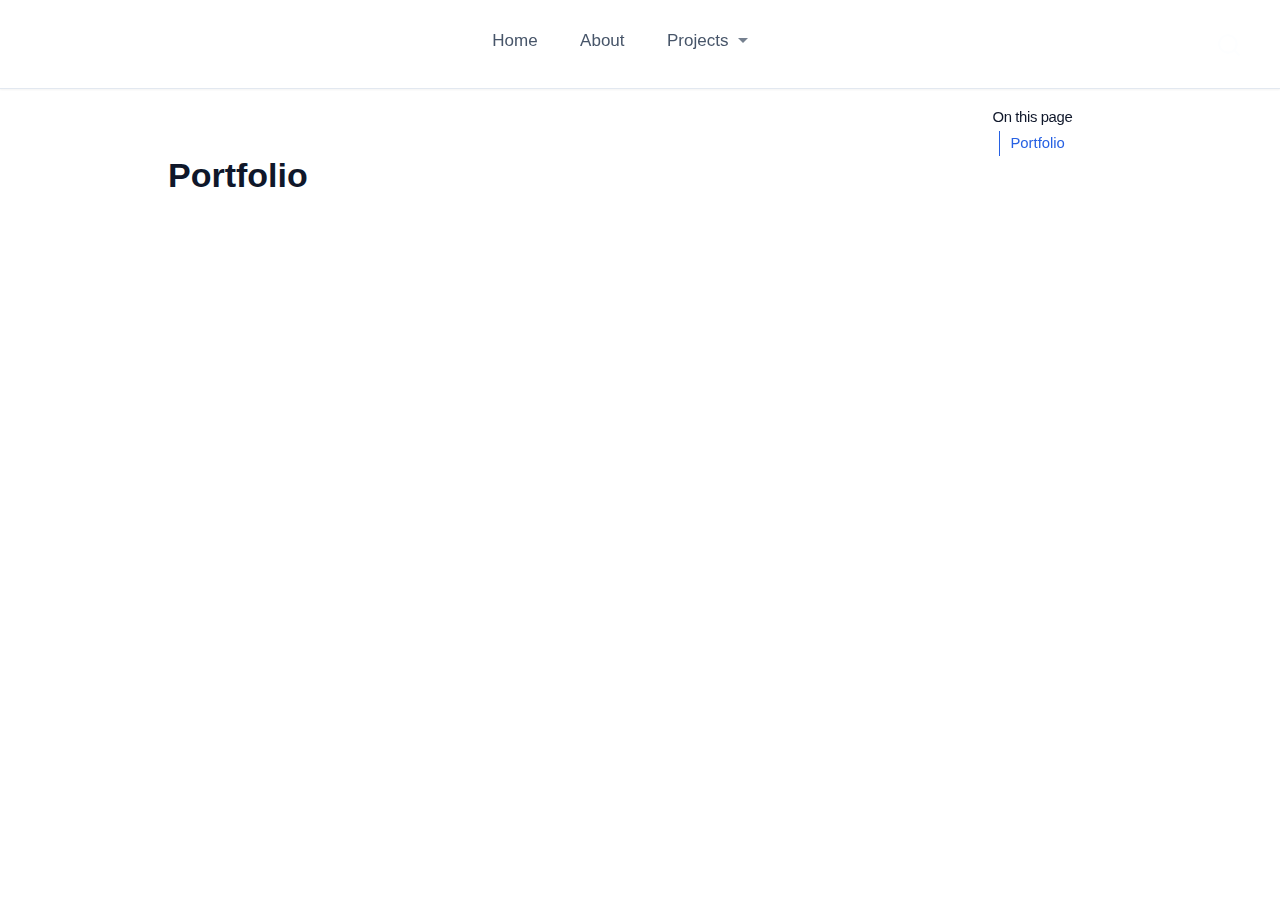
<file: README_temp.html>
<!DOCTYPE html>
<html xmlns="http://www.w3.org/1999/xhtml" lang="en" xml:lang="en"><head>

<meta charset="utf-8">
<meta name="generator" content="quarto-1.8.24">

<meta name="viewport" content="width=device-width, initial-scale=1.0, user-scalable=yes">


<title>readme_temp</title>
<style>
code{white-space: pre-wrap;}
span.smallcaps{font-variant: small-caps;}
div.columns{display: flex; gap: min(4vw, 1.5em);}
div.column{flex: auto; overflow-x: auto;}
div.hanging-indent{margin-left: 1.5em; text-indent: -1.5em;}
ul.task-list{list-style: none;}
ul.task-list li input[type="checkbox"] {
  width: 0.8em;
  margin: 0 0.8em 0.2em -1em; /* quarto-specific, see https://github.com/quarto-dev/quarto-cli/issues/4556 */ 
  vertical-align: middle;
}
</style>


<script src="site_libs/quarto-nav/quarto-nav.js"></script>
<script src="site_libs/quarto-nav/headroom.min.js"></script>
<script src="site_libs/clipboard/clipboard.min.js"></script>
<script src="site_libs/quarto-search/autocomplete.umd.js"></script>
<script src="site_libs/quarto-search/fuse.min.js"></script>
<script src="site_libs/quarto-search/quarto-search.js"></script>
<meta name="quarto:offset" content="./">
<link href="./images/favicon.png" rel="icon" type="image/png">
<script src="site_libs/quarto-html/quarto.js" type="module"></script>
<script src="site_libs/quarto-html/tabsets/tabsets.js" type="module"></script>
<script src="site_libs/quarto-html/axe/axe-check.js" type="module"></script>
<script src="site_libs/quarto-html/popper.min.js"></script>
<script src="site_libs/quarto-html/tippy.umd.min.js"></script>
<script src="site_libs/quarto-html/anchor.min.js"></script>
<link href="site_libs/quarto-html/tippy.css" rel="stylesheet">
<link href="site_libs/quarto-html/quarto-syntax-highlighting-dc55a5b9e770e841cd82e46aadbfb9b0.css" rel="stylesheet" id="quarto-text-highlighting-styles">
<script src="site_libs/bootstrap/bootstrap.min.js"></script>
<link href="site_libs/bootstrap/bootstrap-icons.css" rel="stylesheet">
<link href="site_libs/bootstrap/bootstrap-029b10fc0dc652dab2ec1ac156c1a037.min.css" rel="stylesheet" append-hash="true" id="quarto-bootstrap" data-mode="light">
<script id="quarto-search-options" type="application/json">{
  "location": "navbar",
  "copy-button": false,
  "collapse-after": 3,
  "panel-placement": "end",
  "type": "overlay",
  "limit": 50,
  "keyboard-shortcut": [
    "f",
    "/",
    "s"
  ],
  "show-item-context": false,
  "language": {
    "search-no-results-text": "No results",
    "search-matching-documents-text": "matching documents",
    "search-copy-link-title": "Copy link to search",
    "search-hide-matches-text": "Hide additional matches",
    "search-more-match-text": "more match in this document",
    "search-more-matches-text": "more matches in this document",
    "search-clear-button-title": "Clear",
    "search-text-placeholder": "",
    "search-detached-cancel-button-title": "Cancel",
    "search-submit-button-title": "Submit",
    "search-label": "Search"
  }
}</script>
<link rel="stylesheet" href="https://cdnjs.cloudflare.com/ajax/libs/font-awesome/6.4.0/css/all.min.css">


<link rel="stylesheet" href="styles.css">
</head>

<body class="nav-fixed quarto-light">

<div id="quarto-search-results"></div>
  <header id="quarto-header" class="headroom fixed-top">
    <nav class="navbar navbar-expand-lg " data-bs-theme="dark">
      <div class="navbar-container container-fluid">
      <div class="navbar-brand-container mx-auto">
    <a href="./index.html" class="navbar-brand navbar-brand-logo">
    </a>
  </div>
            <div id="quarto-search" class="" title="Search"></div>
          <button class="navbar-toggler" type="button" data-bs-toggle="collapse" data-bs-target="#navbarCollapse" aria-controls="navbarCollapse" role="menu" aria-expanded="false" aria-label="Toggle navigation" onclick="if (window.quartoToggleHeadroom) { window.quartoToggleHeadroom(); }">
  <span class="navbar-toggler-icon"></span>
</button>
          <div class="collapse navbar-collapse" id="navbarCollapse">
            <ul class="navbar-nav navbar-nav-scroll me-auto">
  <li class="nav-item">
    <a class="nav-link" href="./index.html"> 
<span class="menu-text">Home</span></a>
  </li>  
  <li class="nav-item">
    <a class="nav-link" href="./about.html"> 
<span class="menu-text">About</span></a>
  </li>  
  <li class="nav-item dropdown ">
    <a class="nav-link dropdown-toggle" href="#" id="nav-menu-projects" role="link" data-bs-toggle="dropdown" aria-expanded="false">
 <span class="menu-text">Projects</span>
    </a>
    <ul class="dropdown-menu" aria-labelledby="nav-menu-projects">    
        <li>
    <a class="dropdown-item" href="./projects/project-1.html">
 <span class="dropdown-text">Penguin Surf Dash</span></a>
  </li>  
    </ul>
  </li>
</ul>
          </div> <!-- /navcollapse -->
            <div class="quarto-navbar-tools">
</div>
      </div> <!-- /container-fluid -->
    </nav>
</header>
<!-- content -->
<div id="quarto-content" class="quarto-container page-columns page-rows-contents page-layout-article page-navbar">
<!-- sidebar -->
<!-- margin-sidebar -->
    <div id="quarto-margin-sidebar" class="sidebar margin-sidebar">
        <nav id="TOC" role="doc-toc" class="toc-active">
    <h2 id="toc-title">On this page</h2>
   
  <ul>
  <li><a href="#portfolio" id="toc-portfolio" class="nav-link active" data-scroll-target="#portfolio">Portfolio</a></li>
  </ul>
</nav>
    </div>
<!-- main -->
<main class="content" id="quarto-document-content"><header id="title-block-header" class="quarto-title-block"></header>




<section id="portfolio" class="level1">
<h1>Portfolio</h1>


</section>

</main> <!-- /main -->
<script id="quarto-html-after-body" type="application/javascript">
  window.document.addEventListener("DOMContentLoaded", function (event) {
    const icon = "";
    const anchorJS = new window.AnchorJS();
    anchorJS.options = {
      placement: 'right',
      icon: icon
    };
    anchorJS.add('.anchored');
    const isCodeAnnotation = (el) => {
      for (const clz of el.classList) {
        if (clz.startsWith('code-annotation-')) {                     
          return true;
        }
      }
      return false;
    }
    const onCopySuccess = function(e) {
      // button target
      const button = e.trigger;
      // don't keep focus
      button.blur();
      // flash "checked"
      button.classList.add('code-copy-button-checked');
      var currentTitle = button.getAttribute("title");
      button.setAttribute("title", "Copied!");
      let tooltip;
      if (window.bootstrap) {
        button.setAttribute("data-bs-toggle", "tooltip");
        button.setAttribute("data-bs-placement", "left");
        button.setAttribute("data-bs-title", "Copied!");
        tooltip = new bootstrap.Tooltip(button, 
          { trigger: "manual", 
            customClass: "code-copy-button-tooltip",
            offset: [0, -8]});
        tooltip.show();    
      }
      setTimeout(function() {
        if (tooltip) {
          tooltip.hide();
          button.removeAttribute("data-bs-title");
          button.removeAttribute("data-bs-toggle");
          button.removeAttribute("data-bs-placement");
        }
        button.setAttribute("title", currentTitle);
        button.classList.remove('code-copy-button-checked');
      }, 1000);
      // clear code selection
      e.clearSelection();
    }
    const getTextToCopy = function(trigger) {
      const outerScaffold = trigger.parentElement.cloneNode(true);
      const codeEl = outerScaffold.querySelector('code');
      for (const childEl of codeEl.children) {
        if (isCodeAnnotation(childEl)) {
          childEl.remove();
        }
      }
      return codeEl.innerText;
    }
    const clipboard = new window.ClipboardJS('.code-copy-button:not([data-in-quarto-modal])', {
      text: getTextToCopy
    });
    clipboard.on('success', onCopySuccess);
    if (window.document.getElementById('quarto-embedded-source-code-modal')) {
      const clipboardModal = new window.ClipboardJS('.code-copy-button[data-in-quarto-modal]', {
        text: getTextToCopy,
        container: window.document.getElementById('quarto-embedded-source-code-modal')
      });
      clipboardModal.on('success', onCopySuccess);
    }
      var localhostRegex = new RegExp(/^(?:http|https):\/\/localhost\:?[0-9]*\//);
      var mailtoRegex = new RegExp(/^mailto:/);
        var filterRegex = new RegExp('/' + window.location.host + '/');
      var isInternal = (href) => {
          return filterRegex.test(href) || localhostRegex.test(href) || mailtoRegex.test(href);
      }
      // Inspect non-navigation links and adorn them if external
     var links = window.document.querySelectorAll('a[href]:not(.nav-link):not(.navbar-brand):not(.toc-action):not(.sidebar-link):not(.sidebar-item-toggle):not(.pagination-link):not(.no-external):not([aria-hidden]):not(.dropdown-item):not(.quarto-navigation-tool):not(.about-link)');
      for (var i=0; i<links.length; i++) {
        const link = links[i];
        if (!isInternal(link.href)) {
          // undo the damage that might have been done by quarto-nav.js in the case of
          // links that we want to consider external
          if (link.dataset.originalHref !== undefined) {
            link.href = link.dataset.originalHref;
          }
        }
      }
    function tippyHover(el, contentFn, onTriggerFn, onUntriggerFn) {
      const config = {
        allowHTML: true,
        maxWidth: 500,
        delay: 100,
        arrow: false,
        appendTo: function(el) {
            return el.parentElement;
        },
        interactive: true,
        interactiveBorder: 10,
        theme: 'quarto',
        placement: 'bottom-start',
      };
      if (contentFn) {
        config.content = contentFn;
      }
      if (onTriggerFn) {
        config.onTrigger = onTriggerFn;
      }
      if (onUntriggerFn) {
        config.onUntrigger = onUntriggerFn;
      }
      window.tippy(el, config); 
    }
    const noterefs = window.document.querySelectorAll('a[role="doc-noteref"]');
    for (var i=0; i<noterefs.length; i++) {
      const ref = noterefs[i];
      tippyHover(ref, function() {
        // use id or data attribute instead here
        let href = ref.getAttribute('data-footnote-href') || ref.getAttribute('href');
        try { href = new URL(href).hash; } catch {}
        const id = href.replace(/^#\/?/, "");
        const note = window.document.getElementById(id);
        if (note) {
          return note.innerHTML;
        } else {
          return "";
        }
      });
    }
    const xrefs = window.document.querySelectorAll('a.quarto-xref');
    const processXRef = (id, note) => {
      // Strip column container classes
      const stripColumnClz = (el) => {
        el.classList.remove("page-full", "page-columns");
        if (el.children) {
          for (const child of el.children) {
            stripColumnClz(child);
          }
        }
      }
      stripColumnClz(note)
      if (id === null || id.startsWith('sec-')) {
        // Special case sections, only their first couple elements
        const container = document.createElement("div");
        if (note.children && note.children.length > 2) {
          container.appendChild(note.children[0].cloneNode(true));
          for (let i = 1; i < note.children.length; i++) {
            const child = note.children[i];
            if (child.tagName === "P" && child.innerText === "") {
              continue;
            } else {
              container.appendChild(child.cloneNode(true));
              break;
            }
          }
          if (window.Quarto?.typesetMath) {
            window.Quarto.typesetMath(container);
          }
          return container.innerHTML
        } else {
          if (window.Quarto?.typesetMath) {
            window.Quarto.typesetMath(note);
          }
          return note.innerHTML;
        }
      } else {
        // Remove any anchor links if they are present
        const anchorLink = note.querySelector('a.anchorjs-link');
        if (anchorLink) {
          anchorLink.remove();
        }
        if (window.Quarto?.typesetMath) {
          window.Quarto.typesetMath(note);
        }
        if (note.classList.contains("callout")) {
          return note.outerHTML;
        } else {
          return note.innerHTML;
        }
      }
    }
    for (var i=0; i<xrefs.length; i++) {
      const xref = xrefs[i];
      tippyHover(xref, undefined, function(instance) {
        instance.disable();
        let url = xref.getAttribute('href');
        let hash = undefined; 
        if (url.startsWith('#')) {
          hash = url;
        } else {
          try { hash = new URL(url).hash; } catch {}
        }
        if (hash) {
          const id = hash.replace(/^#\/?/, "");
          const note = window.document.getElementById(id);
          if (note !== null) {
            try {
              const html = processXRef(id, note.cloneNode(true));
              instance.setContent(html);
            } finally {
              instance.enable();
              instance.show();
            }
          } else {
            // See if we can fetch this
            fetch(url.split('#')[0])
            .then(res => res.text())
            .then(html => {
              const parser = new DOMParser();
              const htmlDoc = parser.parseFromString(html, "text/html");
              const note = htmlDoc.getElementById(id);
              if (note !== null) {
                const html = processXRef(id, note);
                instance.setContent(html);
              } 
            }).finally(() => {
              instance.enable();
              instance.show();
            });
          }
        } else {
          // See if we can fetch a full url (with no hash to target)
          // This is a special case and we should probably do some content thinning / targeting
          fetch(url)
          .then(res => res.text())
          .then(html => {
            const parser = new DOMParser();
            const htmlDoc = parser.parseFromString(html, "text/html");
            const note = htmlDoc.querySelector('main.content');
            if (note !== null) {
              // This should only happen for chapter cross references
              // (since there is no id in the URL)
              // remove the first header
              if (note.children.length > 0 && note.children[0].tagName === "HEADER") {
                note.children[0].remove();
              }
              const html = processXRef(null, note);
              instance.setContent(html);
            } 
          }).finally(() => {
            instance.enable();
            instance.show();
          });
        }
      }, function(instance) {
      });
    }
        let selectedAnnoteEl;
        const selectorForAnnotation = ( cell, annotation) => {
          let cellAttr = 'data-code-cell="' + cell + '"';
          let lineAttr = 'data-code-annotation="' +  annotation + '"';
          const selector = 'span[' + cellAttr + '][' + lineAttr + ']';
          return selector;
        }
        const selectCodeLines = (annoteEl) => {
          const doc = window.document;
          const targetCell = annoteEl.getAttribute("data-target-cell");
          const targetAnnotation = annoteEl.getAttribute("data-target-annotation");
          const annoteSpan = window.document.querySelector(selectorForAnnotation(targetCell, targetAnnotation));
          const lines = annoteSpan.getAttribute("data-code-lines").split(",");
          const lineIds = lines.map((line) => {
            return targetCell + "-" + line;
          })
          let top = null;
          let height = null;
          let parent = null;
          if (lineIds.length > 0) {
              //compute the position of the single el (top and bottom and make a div)
              const el = window.document.getElementById(lineIds[0]);
              top = el.offsetTop;
              height = el.offsetHeight;
              parent = el.parentElement.parentElement;
            if (lineIds.length > 1) {
              const lastEl = window.document.getElementById(lineIds[lineIds.length - 1]);
              const bottom = lastEl.offsetTop + lastEl.offsetHeight;
              height = bottom - top;
            }
            if (top !== null && height !== null && parent !== null) {
              // cook up a div (if necessary) and position it 
              let div = window.document.getElementById("code-annotation-line-highlight");
              if (div === null) {
                div = window.document.createElement("div");
                div.setAttribute("id", "code-annotation-line-highlight");
                div.style.position = 'absolute';
                parent.appendChild(div);
              }
              div.style.top = top - 2 + "px";
              div.style.height = height + 4 + "px";
              div.style.left = 0;
              let gutterDiv = window.document.getElementById("code-annotation-line-highlight-gutter");
              if (gutterDiv === null) {
                gutterDiv = window.document.createElement("div");
                gutterDiv.setAttribute("id", "code-annotation-line-highlight-gutter");
                gutterDiv.style.position = 'absolute';
                const codeCell = window.document.getElementById(targetCell);
                const gutter = codeCell.querySelector('.code-annotation-gutter');
                gutter.appendChild(gutterDiv);
              }
              gutterDiv.style.top = top - 2 + "px";
              gutterDiv.style.height = height + 4 + "px";
            }
            selectedAnnoteEl = annoteEl;
          }
        };
        const unselectCodeLines = () => {
          const elementsIds = ["code-annotation-line-highlight", "code-annotation-line-highlight-gutter"];
          elementsIds.forEach((elId) => {
            const div = window.document.getElementById(elId);
            if (div) {
              div.remove();
            }
          });
          selectedAnnoteEl = undefined;
        };
          // Handle positioning of the toggle
      window.addEventListener(
        "resize",
        throttle(() => {
          elRect = undefined;
          if (selectedAnnoteEl) {
            selectCodeLines(selectedAnnoteEl);
          }
        }, 10)
      );
      function throttle(fn, ms) {
      let throttle = false;
      let timer;
        return (...args) => {
          if(!throttle) { // first call gets through
              fn.apply(this, args);
              throttle = true;
          } else { // all the others get throttled
              if(timer) clearTimeout(timer); // cancel #2
              timer = setTimeout(() => {
                fn.apply(this, args);
                timer = throttle = false;
              }, ms);
          }
        };
      }
        // Attach click handler to the DT
        const annoteDls = window.document.querySelectorAll('dt[data-target-cell]');
        for (const annoteDlNode of annoteDls) {
          annoteDlNode.addEventListener('click', (event) => {
            const clickedEl = event.target;
            if (clickedEl !== selectedAnnoteEl) {
              unselectCodeLines();
              const activeEl = window.document.querySelector('dt[data-target-cell].code-annotation-active');
              if (activeEl) {
                activeEl.classList.remove('code-annotation-active');
              }
              selectCodeLines(clickedEl);
              clickedEl.classList.add('code-annotation-active');
            } else {
              // Unselect the line
              unselectCodeLines();
              clickedEl.classList.remove('code-annotation-active');
            }
          });
        }
    const findCites = (el) => {
      const parentEl = el.parentElement;
      if (parentEl) {
        const cites = parentEl.dataset.cites;
        if (cites) {
          return {
            el,
            cites: cites.split(' ')
          };
        } else {
          return findCites(el.parentElement)
        }
      } else {
        return undefined;
      }
    };
    var bibliorefs = window.document.querySelectorAll('a[role="doc-biblioref"]');
    for (var i=0; i<bibliorefs.length; i++) {
      const ref = bibliorefs[i];
      const citeInfo = findCites(ref);
      if (citeInfo) {
        tippyHover(citeInfo.el, function() {
          var popup = window.document.createElement('div');
          citeInfo.cites.forEach(function(cite) {
            var citeDiv = window.document.createElement('div');
            citeDiv.classList.add('hanging-indent');
            citeDiv.classList.add('csl-entry');
            var biblioDiv = window.document.getElementById('ref-' + cite);
            if (biblioDiv) {
              citeDiv.innerHTML = biblioDiv.innerHTML;
            }
            popup.appendChild(citeDiv);
          });
          return popup.innerHTML;
        });
      }
    }
  });
  </script>
</div> <!-- /content -->




</body></html>
</file>
<file: site_libs/quarto-html/tippy.css>
.tippy-box[data-animation=fade][data-state=hidden]{opacity:0}[data-tippy-root]{max-width:calc(100vw - 10px)}.tippy-box{position:relative;background-color:#333;color:#fff;border-radius:4px;font-size:14px;line-height:1.4;white-space:normal;outline:0;transition-property:transform,visibility,opacity}.tippy-box[data-placement^=top]>.tippy-arrow{bottom:0}.tippy-box[data-placement^=top]>.tippy-arrow:before{bottom:-7px;left:0;border-width:8px 8px 0;border-top-color:initial;transform-origin:center top}.tippy-box[data-placement^=bottom]>.tippy-arrow{top:0}.tippy-box[data-placement^=bottom]>.tippy-arrow:before{top:-7px;left:0;border-width:0 8px 8px;border-bottom-color:initial;transform-origin:center bottom}.tippy-box[data-placement^=left]>.tippy-arrow{right:0}.tippy-box[data-placement^=left]>.tippy-arrow:before{border-width:8px 0 8px 8px;border-left-color:initial;right:-7px;transform-origin:center left}.tippy-box[data-placement^=right]>.tippy-arrow{left:0}.tippy-box[data-placement^=right]>.tippy-arrow:before{left:-7px;border-width:8px 8px 8px 0;border-right-color:initial;transform-origin:center right}.tippy-box[data-inertia][data-state=visible]{transition-timing-function:cubic-bezier(.54,1.5,.38,1.11)}.tippy-arrow{width:16px;height:16px;color:#333}.tippy-arrow:before{content:"";position:absolute;border-color:transparent;border-style:solid}.tippy-content{position:relative;padding:5px 9px;z-index:1}
</file>
<file: site_libs/quarto-html/quarto-syntax-highlighting-dc55a5b9e770e841cd82e46aadbfb9b0.css>
/* quarto syntax highlight colors */
:root {
  --quarto-hl-ot-color: #003B4F;
  --quarto-hl-at-color: #657422;
  --quarto-hl-ss-color: #20794D;
  --quarto-hl-an-color: #5E5E5E;
  --quarto-hl-fu-color: #4758AB;
  --quarto-hl-st-color: #20794D;
  --quarto-hl-cf-color: #003B4F;
  --quarto-hl-op-color: #5E5E5E;
  --quarto-hl-er-color: #AD0000;
  --quarto-hl-bn-color: #AD0000;
  --quarto-hl-al-color: #AD0000;
  --quarto-hl-va-color: #111111;
  --quarto-hl-bu-color: inherit;
  --quarto-hl-ex-color: inherit;
  --quarto-hl-pp-color: #AD0000;
  --quarto-hl-in-color: #5E5E5E;
  --quarto-hl-vs-color: #20794D;
  --quarto-hl-wa-color: #5E5E5E;
  --quarto-hl-do-color: #5E5E5E;
  --quarto-hl-im-color: #00769E;
  --quarto-hl-ch-color: #20794D;
  --quarto-hl-dt-color: #AD0000;
  --quarto-hl-fl-color: #AD0000;
  --quarto-hl-co-color: #5E5E5E;
  --quarto-hl-cv-color: #5E5E5E;
  --quarto-hl-cn-color: #8f5902;
  --quarto-hl-sc-color: #5E5E5E;
  --quarto-hl-dv-color: #AD0000;
  --quarto-hl-kw-color: #003B4F;
}

/* other quarto variables */
:root {
  --quarto-font-monospace: SFMono-Regular, Menlo, Monaco, Consolas, "Liberation Mono", "Courier New", monospace;
}

/* syntax highlight based on Pandoc's rules */
pre > code.sourceCode > span {
  color: #003B4F;
}

code.sourceCode > span {
  color: #003B4F;
}

div.sourceCode,
div.sourceCode pre.sourceCode {
  color: #003B4F;
}

/* Normal */
code span {
  color: #003B4F;
}

/* Alert */
code span.al {
  color: #AD0000;
  font-style: inherit;
}

/* Annotation */
code span.an {
  color: #5E5E5E;
  font-style: inherit;
}

/* Attribute */
code span.at {
  color: #657422;
  font-style: inherit;
}

/* BaseN */
code span.bn {
  color: #AD0000;
  font-style: inherit;
}

/* BuiltIn */
code span.bu {
  font-style: inherit;
}

/* ControlFlow */
code span.cf {
  color: #003B4F;
  font-weight: bold;
  font-style: inherit;
}

/* Char */
code span.ch {
  color: #20794D;
  font-style: inherit;
}

/* Constant */
code span.cn {
  color: #8f5902;
  font-style: inherit;
}

/* Comment */
code span.co {
  color: #5E5E5E;
  font-style: inherit;
}

/* CommentVar */
code span.cv {
  color: #5E5E5E;
  font-style: italic;
}

/* Documentation */
code span.do {
  color: #5E5E5E;
  font-style: italic;
}

/* DataType */
code span.dt {
  color: #AD0000;
  font-style: inherit;
}

/* DecVal */
code span.dv {
  color: #AD0000;
  font-style: inherit;
}

/* Error */
code span.er {
  color: #AD0000;
  font-style: inherit;
}

/* Extension */
code span.ex {
  font-style: inherit;
}

/* Float */
code span.fl {
  color: #AD0000;
  font-style: inherit;
}

/* Function */
code span.fu {
  color: #4758AB;
  font-style: inherit;
}

/* Import */
code span.im {
  color: #00769E;
  font-style: inherit;
}

/* Information */
code span.in {
  color: #5E5E5E;
  font-style: inherit;
}

/* Keyword */
code span.kw {
  color: #003B4F;
  font-weight: bold;
  font-style: inherit;
}

/* Operator */
code span.op {
  color: #5E5E5E;
  font-style: inherit;
}

/* Other */
code span.ot {
  color: #003B4F;
  font-style: inherit;
}

/* Preprocessor */
code span.pp {
  color: #AD0000;
  font-style: inherit;
}

/* SpecialChar */
code span.sc {
  color: #5E5E5E;
  font-style: inherit;
}

/* SpecialString */
code span.ss {
  color: #20794D;
  font-style: inherit;
}

/* String */
code span.st {
  color: #20794D;
  font-style: inherit;
}

/* Variable */
code span.va {
  color: #111111;
  font-style: inherit;
}

/* VerbatimString */
code span.vs {
  color: #20794D;
  font-style: inherit;
}

/* Warning */
code span.wa {
  color: #5E5E5E;
  font-style: italic;
}

.prevent-inlining {
  content: "</";
}

/*# sourceMappingURL=21f0b8dca5c347bd0a806dc2ce2adfe3.css.map */
</file>
<file: styles.css>
/* Custom styles inspired by Claude's clean design */
/* Clean, modern color palette */

:root {
  --background-primary: #ffffff;
  --background-secondary: #f8fafc;
  --background-tertiary: #f1f5f9;
  --text-primary: #0f172a;
  --text-secondary: #475569;
  --text-tertiary: #64748b;
  --accent-orange: #ff6b35;
  --accent-orange-hover: #e55a2b;
  --border-light: #e2e8f0;
  --border-medium: #cbd5e1;
  --shadow-sm: 0 1px 2px 0 rgb(0 0 0 / 0.05);
  --shadow-md: 0 4px 6px -1px rgb(0 0 0 / 0.1);
  --shadow-lg: 0 10px 15px -3px rgb(0 0 0 / 0.1);
}

/* Set clean, modern background */
body {
  background-color: var(--background-primary);
  color: var(--text-primary);
  font-family: -apple-system, BlinkMacSystemFont, 'Segoe UI', 'Roboto', 'Oxygen', 'Ubuntu', 'Cantarell', sans-serif;
  line-height: 1.6;
}

/* Improve overall layout and spacing */
.quarto-container {
  max-width: 1200px;
  margin: 0 auto;
  padding: 0 20px;
}

/* Clean navigation inspired by Claude */
.navbar {
  padding: 1rem 0;
  background-color: var(--background-primary) !important;
  border-bottom: 1px solid var(--border-light);
  box-shadow: var(--shadow-sm);
}

.navbar-nav {
  margin: 0 auto;
  justify-content: center;
}

.navbar-brand {
  font-weight: 600;
  font-size: 1.25rem;
  color: var(--text-primary) !important;
}

.navbar-nav .nav-link {
  color: var(--text-secondary) !important;
  font-weight: 500;
  transition: color 0.2s ease;
  padding: 0.5rem 1rem !important;
  border-radius: 6px;
  margin: 0 0.25rem;
}

.navbar-nav .nav-link:hover {
  color: var(--accent-orange) !important;
  background-color: var(--background-secondary);
}

/* Improve main content spacing */
.quarto-title-banner {
  padding: 2rem 0;
  text-align: center;
}

.quarto-title-block .quarto-title {
  margin-bottom: 1rem;
  text-align: center;
}

.quarto-title-block .quarto-title h1 {
  text-align: center;
}

/* Center the subtitle and other title elements */
.quarto-title-block .description {
  text-align: center;
}

.quarto-title-block .quarto-categories {
  justify-content: center;
}

/* Clean hero banner inspired by Claude */
.hero-banner {
  text-align: center;
  padding: 4rem 2rem;
  background: var(--background-secondary);
  border-radius: 16px;
  margin-bottom: 3rem;
  border: 1px solid var(--border-light);
  box-shadow: var(--shadow-md);
}

.hero-banner h1 {
  font-size: 2.75rem;
  font-weight: 700;
  color: var(--text-primary);
  margin-bottom: 1rem;
  letter-spacing: -0.025em;
}

.hero-banner h2 {
  font-size: 1.125rem;
  font-weight: 400;
  color: var(--text-secondary);
  margin-bottom: 2rem;
  margin-top: 0;
  max-width: 600px;
  margin-left: auto;
  margin-right: auto;
}

.hero-banner .btn {
  margin: 0.25rem;
  text-decoration: none;
}

.hero-banner .btn:hover {
  text-decoration: none;
  transform: translateY(-1px);
  box-shadow: 0 2px 6px rgba(0,0,0,0.15);
}

/* Better spacing for main content */
main {
  padding: 2rem 0;
  line-height: 1.6;
}

/* Clean project cards inspired by Claude */
.grid {
  gap: 1.5rem;
  margin: 2rem 0;
}

.g-col-12.g-col-md-6 {
  padding: 2rem;
  border: 1px solid var(--border-light);
  border-radius: 12px;
  background: var(--background-primary);
  transition: all 0.2s ease;
  box-shadow: var(--shadow-sm);
}

.g-col-12.g-col-md-6:hover {
  transform: translateY(-2px);
  box-shadow: var(--shadow-lg);
  border-color: var(--border-medium);
}

.g-col-12.g-col-md-6 h3 {
  color: var(--text-primary);
  margin-bottom: 0.75rem;
}

.g-col-12.g-col-md-6 p {
  color: var(--text-secondary);
  line-height: 1.5;
}

/* Improve typography */
h1, h2, h3, h4, h5, h6 {
  line-height: 1.3;
  margin-bottom: 1rem;
}

h2 {
  margin-top: 3rem;
  margin-bottom: 1.5rem;
  color: var(--text-primary);
  font-size: 1.875rem;
  font-weight: 700;
  letter-spacing: -0.025em;
}

h3 {
  margin-top: 1.5rem;
  margin-bottom: 1rem;
  color: var(--text-primary);
  font-size: 1.25rem;
  font-weight: 600;
}

/* Better paragraph spacing */
p {
  margin-bottom: 1.2rem;
}

/* Improve list styling */
ul, ol {
  margin-bottom: 1.5rem;
  padding-left: 2rem;
}

li {
  margin-bottom: 0.5rem;
}

/* Skills section styling */
.skills-list {
  list-style: none;
  padding-left: 0;
}

.skills-list li {
  margin-bottom: 0.8rem;
  padding-left: 1.5rem;
  position: relative;
}

.skills-list li::before {
  content: "▶";
  color: #007bff;
  position: absolute;
  left: 0;
}

/* About page improvements */
.about-contents {
  max-width: 800px;
  margin: 0 auto;
}

/* Responsive improvements */
@media (max-width: 768px) {
  .quarto-container {
    padding: 0 15px;
  }
  
  .grid {
    gap: 1rem;
  }
  
  .g-col-12.g-col-md-6 {
    padding: 1rem;
  }
  
  main {
    padding: 1rem 0;
  }
}

/* Footer spacing */
.nav-footer {
  margin-top: 3rem;
  padding: 2rem 0;
  border-top: 1px solid #e9ecef;
}

/* Clean link and button styling inspired by Claude */
a {
  text-decoration: none;
  color: var(--accent-orange);
  transition: color 0.2s ease;
}

a:hover {
  color: var(--accent-orange-hover);
}

/* Button styling with Claude-inspired orange accent */
.btn-primary {
  background-color: var(--accent-orange) !important;
  border-color: var(--accent-orange) !important;
  color: white !important;
  font-weight: 500;
  padding: 0.625rem 1.25rem;
  border-radius: 8px;
  transition: all 0.2s ease;
  box-shadow: var(--shadow-sm);
}

.btn-primary:hover {
  background-color: var(--accent-orange-hover) !important;
  border-color: var(--accent-orange-hover) !important;
  transform: translateY(-1px);
  box-shadow: var(--shadow-md);
}

.btn-outline-primary {
  color: var(--accent-orange) !important;
  border-color: var(--border-medium) !important;
  background-color: transparent !important;
  font-weight: 500;
  padding: 0.625rem 1.25rem;
  border-radius: 8px;
  transition: all 0.2s ease;
}

.btn-outline-primary:hover {
  background-color: var(--background-secondary) !important;
  border-color: var(--accent-orange) !important;
  color: var(--accent-orange) !important;
}

/* Code block styling */
pre {
  background: #f8f9fa;
  border: 1px solid #e9ecef;
  border-radius: 6px;
  padding: 1rem;
  margin: 1.5rem 0;
  overflow-x: auto;
}

/* Table styling */
table {
  margin: 1.5rem 0;
  border-collapse: collapse;
  width: 100%;
}

th, td {
  padding: 0.75rem;
  border: 1px solid #dee2e6;
  text-align: left;
}

th {
  background-color: #f8f9fa;
  font-weight: 600;
}

/* Image styling */
img {
  max-width: 100%;
  height: auto;
  border-radius: 6px;
}

/* Profile image styling for about pages */
.about-image {
  border-radius: 50%;
  max-width: 200px;
  margin: 0 auto 2rem;
  display: block;
}
</file>
<file: games/penguin-ski-dash/styles.css>
* {
    margin: 0;
    padding: 0;
    box-sizing: border-box;
}

body {
    font-family: 'Arial', sans-serif;
    background: linear-gradient(to bottom, #87CEEB, #B0E0E6, #F0F8FF);
    min-height: 100vh;
    display: flex;
    justify-content: center;
    align-items: center;
    overflow: hidden;
}

#gameContainer {
    position: relative;
    text-align: center;
    background: rgba(255, 255, 255, 0.1);
    border-radius: 20px;
    padding: 20px;
    box-shadow: 0 8px 32px rgba(0, 0, 0, 0.1);
    backdrop-filter: blur(10px);
}

#gameTitle h1 {
    color: #2C5F2D;
    font-size: 2.5em;
    margin-bottom: 20px;
    text-shadow: 2px 2px 4px rgba(0, 0, 0, 0.3);
    text-align: center;
}

#gameUI {
    display: flex;
    justify-content: space-around;
    margin-bottom: 10px;
    background: rgba(255, 255, 255, 0.8);
    padding: 10px;
    border-radius: 10px;
    font-weight: bold;
    color: #2C5F2D;
}

#gameUI div {
    font-size: 1.2em;
}

#gameCanvas {
    border: 4px solid #4A90E2;
    border-radius: 15px;
    background: linear-gradient(to bottom, #E6F3FF, #CCE7FF);
    box-shadow: inset 0 0 20px rgba(0, 0, 0, 0.1);
}

#instructions {
    margin-top: 20px;
    background: rgba(255, 255, 255, 0.9);
    padding: 15px;
    border-radius: 10px;
    color: #2C5F2D;
}

#instructions h3 {
    margin-bottom: 10px;
    color: #1E3A8A;
}

#instructions p {
    margin: 5px 0;
    font-size: 1.1em;
}

#gameOverScreen {
    position: absolute;
    top: 0;
    left: 0;
    width: 100%;
    height: 100%;
    background: rgba(0, 0, 0, 0.8);
    display: flex;
    justify-content: center;
    align-items: center;
    border-radius: 20px;
}

#gameOverScreen.hidden {
    display: none;
}

#gameOverContent {
    background: white;
    padding: 40px;
    border-radius: 15px;
    text-align: center;
    box-shadow: 0 10px 30px rgba(0, 0, 0, 0.3);
}

#gameOverContent h2 {
    color: #DC2626;
    font-size: 2.5em;
    margin-bottom: 20px;
}

#gameOverContent p {
    font-size: 1.3em;
    margin: 10px 0;
    color: #2C5F2D;
}

#restartBtn {
    background: linear-gradient(45deg, #4A90E2, #357ABD);
    color: white;
    border: none;
    padding: 15px 30px;
    font-size: 1.2em;
    border-radius: 10px;
    cursor: pointer;
    margin-top: 20px;
    transition: all 0.3s ease;
}

#restartBtn:hover {
    background: linear-gradient(45deg, #357ABD, #2563EB);
    transform: translateY(-2px);
    box-shadow: 0 5px 15px rgba(0, 0, 0, 0.2);
}

#restartBtn:active {
    transform: translateY(0);
}
</file>
